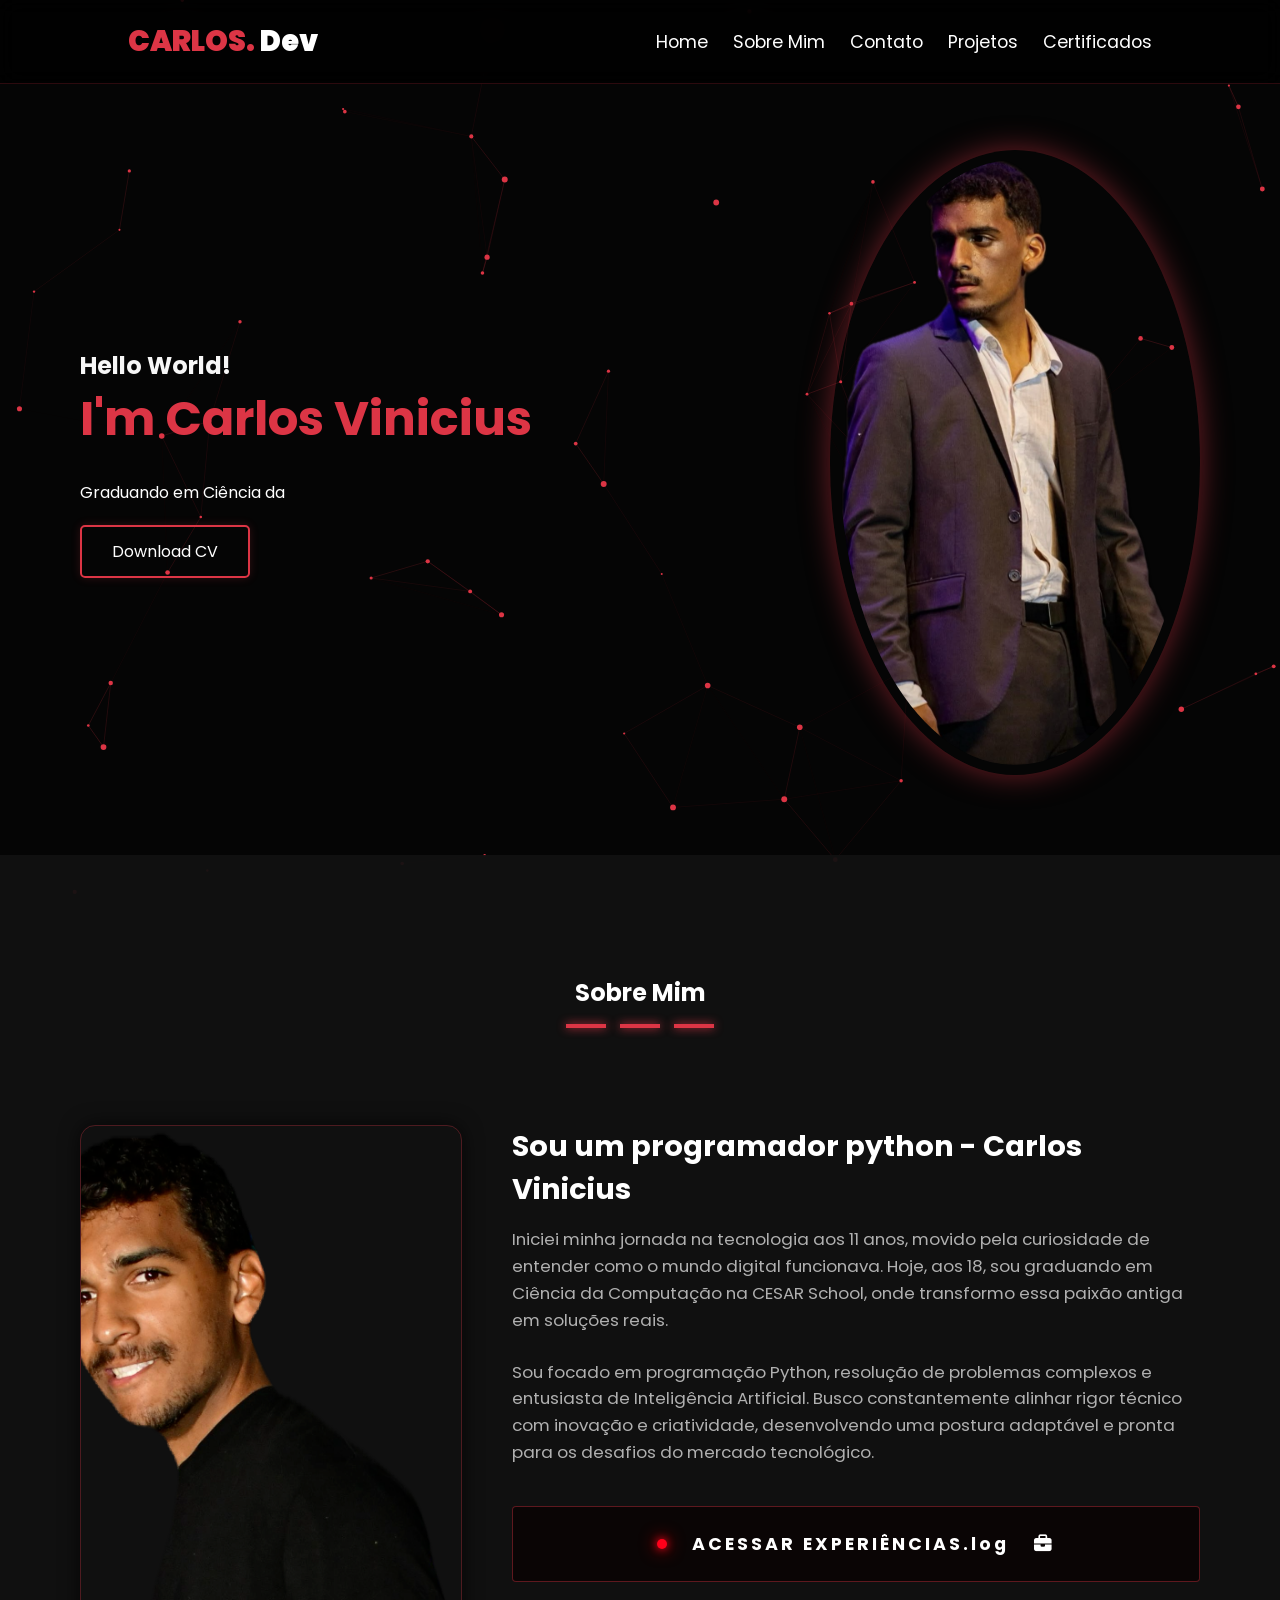
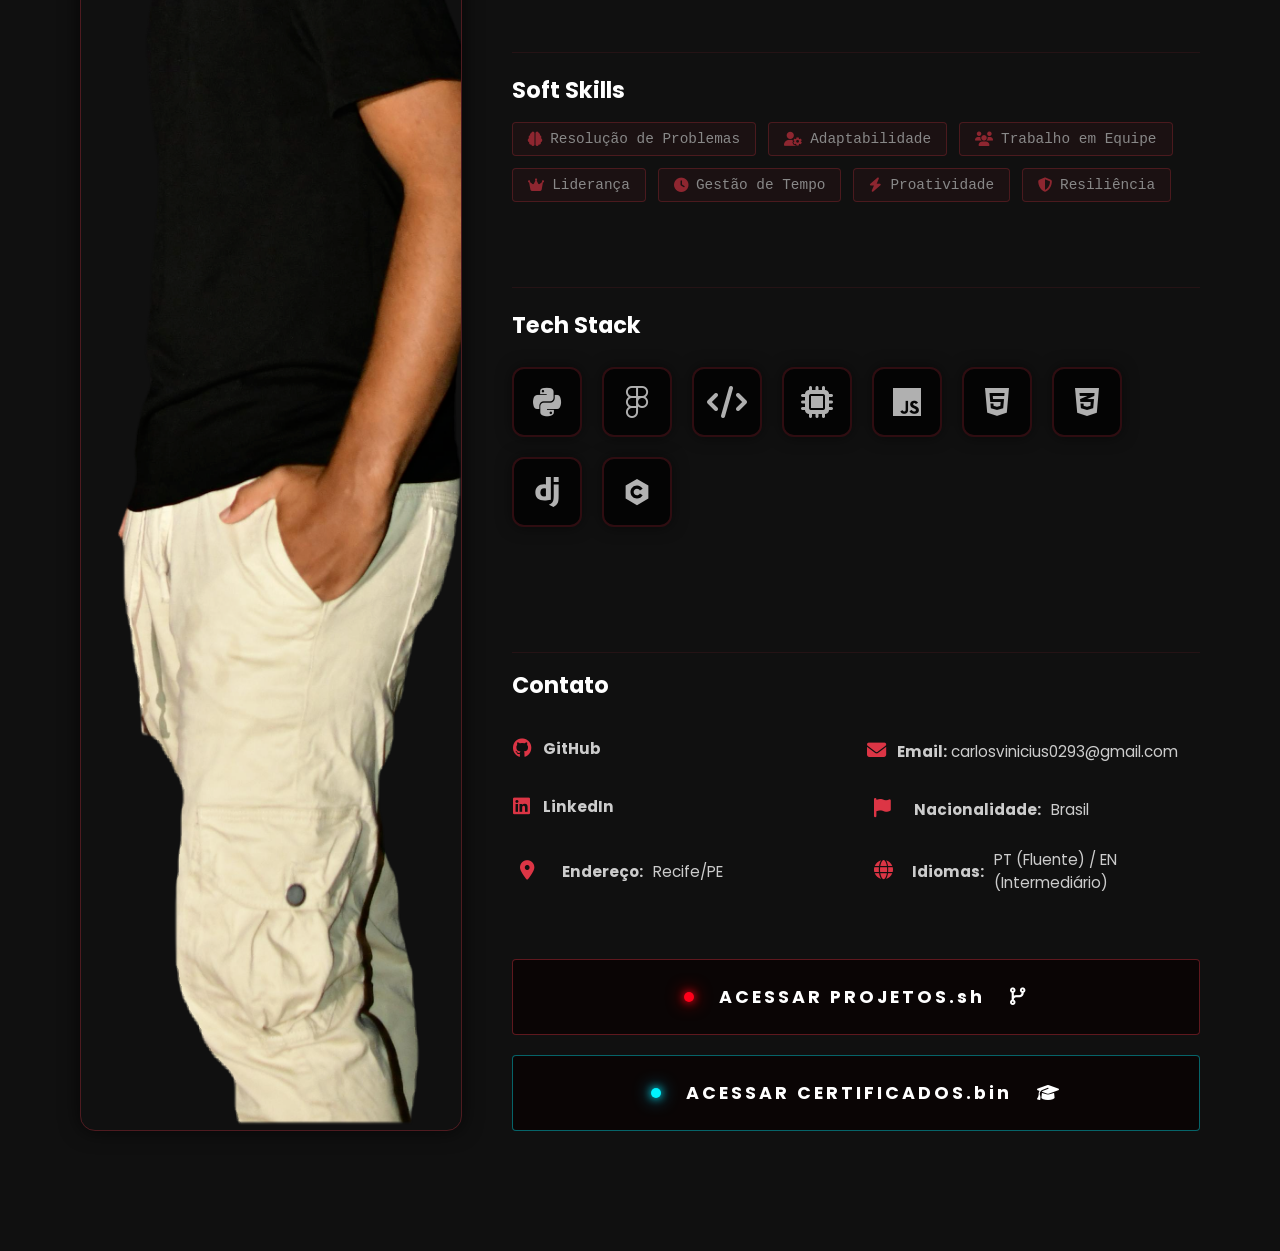
<file: index.html>
<!DOCTYPE html>
<html lang="pt-br">
<head>
    <meta charset="UTF-8">
    <meta name="viewport" content="width=device-width, initial-scale=1.0">
    <title>Portfólio | Carlos Vinicius</title>
    <link rel="stylesheet" href="style.css">
    <link rel="stylesheet" href="https://cdnjs.cloudflare.com/ajax/libs/font-awesome/6.4.2/css/all.min.css">
</head>

<body>
    <div class="page-overlay" id="pageOverlay">
        <div class="glitch-noise"></div>
        <div class="hacker-alert">SYSTEMA HACKEADO!_...</div>
    </div>

    <canvas id="cyber-bg"></canvas>

    <header>
        <h1>CARLOS. <span>Dev</span></h1>
        <nav>
            <ul class="navegacao-primaria">
                <li><a href="#home">Home</a></li>
                <li><a href="#alvo-sobre">Sobre Mim</a></li>
                <li><a href="#alvo-contato">Contato</a></li>
                <li><a href="projetos.html">Projetos</a></li>
                <li><a href="certificados.html">Certificados</a></li> 
            </ul>
        </nav>
    </header>

    <section id="home" aria-label="seção curriculo" class="section-div">
        <div>
            <h2>Hello World!</h2>
            <h2 class="digitando">I'm Carlos Vinicius</h2>
            <br>
            <div id="typed" role="heading" aria-level="2" class="h2"></div>
            <a href="#" class="btn-cv">Download CV</a>
        </div>
        <div class="foto-container">
            <img src="imagens/minhas_fotos /1.PNG" alt="foto de perfil">
        </div>
    </section>

    <main>
        <article id="sobre" aria-label="seção sobre mim" class="sobre">
            
            <div class="sobre_titulo">
                <h2>Sobre Mim</h2>
               <div role="group" aria-label="Seção de botões">
                    <span></span>
                    <span></span>
                    <span></span>
                </div>
            </div>
            
            <div class="foto-container-sobre">
                <img src="imagens/minhas_fotos /3.PNG" alt="minha foto">
            </div>

            <div class="sobre_conteudo">
                
                <div class="sobre_texto" id="sobre-texto-inicio">
                    
                    <div id="alvo-sobre" style="scroll-margin-top: 255px;"></div>
                    <h1>Sou um programador python - Carlos Vinicius</h1>
                    <p>Iniciei minha jornada na tecnologia aos 11 anos, movido pela curiosidade de entender como o mundo digital funcionava. Hoje, aos 18, sou graduando em Ciência da Computação na CESAR School, onde transformo essa paixão antiga em soluções reais.</p>
                    <br>
                    <p>Sou focado em programação Python, resolução de problemas complexos e entusiasta de Inteligência Artificial. Busco constantemente alinhar rigor técnico com inovação e criatividade, desenvolvendo uma postura adaptável e pronta para os desafios do mercado tecnológico.</p>
                </div>

                <div class="projetos-actions" style="margin-top: 0;">
                    <a href="cargos.html" class="btn-tatico-hub">
                        <span class="btn-led"></span>
                        <span class="btn-text">ACESSAR EXPERIÊNCIAS.log</span>
                        <i class="fa-solid fa-briefcase"></i>
                    </a>
                </div>
                
                <div class="skills-container" style="margin-top: 30px; margin-bottom: 15px;">
                    <h2 style="text-align: left; color: #fff; font-size: 1.4rem; margin-bottom: 15px;">Soft Skills</h2>
                    <div class="floating-icons" style="display: flex; flex-wrap: wrap; gap: 12px;">
                         <span class="soft-skill-badge"><i class="fa-solid fa-brain"></i> Resolução de Problemas</span>
                        <span class="soft-skill-badge"><i class="fa-solid fa-user-gear"></i> Adaptabilidade</span>
                        <span class="soft-skill-badge"><i class="fa-solid fa-users"></i> Trabalho em Equipe</span>
                        <span class="soft-skill-badge"><i class="fa-solid fa-crown"></i> Liderança</span>
                        <span class="soft-skill-badge"><i class="fa-solid fa-clock"></i> Gestão de Tempo</span>
                        <span class="soft-skill-badge"><i class="fa-solid fa-bolt"></i> Proatividade</span>
                        <span class="soft-skill-badge"><i class="fa-solid fa-shield-halved"></i> Resiliência</span>
                    </div>
                </div>

                <div class="skills-container" style="margin-bottom: 25px;">
                    <h2>Tech Stack</h2>
                    <div class="floating-icons">
                        <div class="icon-box" data-name="Python"><i class="fa-brands fa-python"></i></div>
                        <div class="icon-box" data-name="Figma"><i class="fa-brands fa-figma"></i></div>
                        <div class="icon-box" data-name="VS Code"><i class="fa-solid fa-code"></i></div>
                        <div class="icon-box" data-name="Arduino"><i class="fa-solid fa-microchip"></i></div>
                        <div class="icon-box" data-name="JavaScript"><i class="fa-brands fa-js"></i></div>
                        <div class="icon-box" data-name="HTML5"><i class="fa-brands fa-html5"></i></div>
                        <div class="icon-box" data-name="CSS3"><i class="fa-brands fa-css3-alt"></i></div>
                    
                        <div class="icon-box" data-name="Django">
                            <svg xmlns="http://www.w3.org/2000/svg" viewBox="0 0 24 24" fill="currentColor" style="width: 30px; height: 30px; color: #b3b3b3;">
                                <path d="M11.146 0h3.924v18.166c-2.013.382-3.491.535-5.096.535-4.791 0-7.288-2.166-7.288-6.32 0-4.002 2.65-6.6 6.753-6.6.637 0 1.121.05 1.707.203V0zm0 9.143a3.894 3.894 0 0 0-1.325-.204c-1.988 0-3.134 1.223-3.134 3.365 0 2.09 1.096 3.236 3.109 3.236.433 0 .79-.025 1.35-.102V9.142zM21.314 6.06v9.098c0 3.134-.229 4.638-.917 5.937-.637 1.249-1.478 2.039-3.211 2.905l-3.644-1.733c1.733-.815 2.574-1.53 3.109-2.625.561-1.121.739-2.421.739-5.835V6.059h3.924zM17.39.021h3.924v4.026H17.39V.021z"/>
                            </svg>
                        </div>

                        <div class="icon-box" data-name="C">
                            <svg xmlns="http://www.w3.org/2000/svg" viewBox="0 0 24 24" fill="currentColor" style="width: 30px; height: 30px; color: #b3b3b3;">
                                <path d="M12 1.5l9.09 5.25v10.5L12 22.5l-9.09-5.25V6.75L12 1.5zm0 5.3c-2.87 0-5.2 2.33-5.2 5.2s2.33 5.2 5.2 5.2c1.95 0 3.65-1.08 4.53-2.67l-2.18-1.26c-.45.84-1.33 1.41-2.35 1.41-1.48 0-2.68-1.2-2.68-2.68s1.2-2.68 2.68-2.68c1.02 0 1.9.57 2.35 1.41l2.18-1.26C15.65 7.88 13.95 6.8 12 6.8z"/>
                            </svg>
                        </div>

                    </div>

                </div>
                
                <div id="alvo-contato" style="scroll-margin-top: 130px;"></div>

                <div class="skills-container" id="contato-inicio" style="border-top: 1px solid rgba(220, 53, 69, 0.1); padding-top: 15px; margin-top: 0px;">
                    <h2 style="text-align: left; color: #fff; font-size: 1.4rem;">Contato</h2>
                </div>
                
                <div class="sobre_info" style="border-top: none; padding-top: 0; margin-top: -35px;">
                    <p style="margin-left: -8px; margin-bottom: 5px;">
                        <a href="https://github.com/carloss-viniciuss"
                        target="_blank"
                        rel="noopener noreferrer"
                        class="contato-link github-hover"
                        title="GitHub">
                            <i class="fa-brands fa-github"></i>
                            <strong>GitHub</strong>&nbsp;
                        </a>
                    </p>
                    <p style="margin-left: -8px; margin-top: 0;">
                        <a href="mailto:carlosvinicius0293@gmail.com"
                        target="_blank"
                        rel="noopener noreferrer"
                        class="contato-link email-hover"
                        title="Enviar E-mail">
                        <i class="fa-solid fa-envelope"></i>
                        <strong>Email:</strong>&nbsp;carlosvinicius0293@gmail.com
                    </a>
                </p>
                    <p style="margin-left: -8px; margin-bottom: 5px;">
                        <a href="https://www.linkedin.com/in/carlos-viniciuss"
                        target="_blank"
                        rel="noopener noreferrer"
                        class="contato-link linkedin-hover"
                        title="LinkedIn">
                            <i class="fa-brands fa-linkedin"></i>
                            <strong>LinkedIn</strong>&nbsp;
                        </a>
                    </p>
                    
                    <p style="padding-left: 8px;"><i class="fa-solid fa-flag" style="margin-right: 10px;"></i> <strong>Nacionalidade:</strong> Brasil</p>
                    <p style="padding-left: 8px;"><i class="fa-solid fa-location-dot" style="margin-right: 12px;"></i> <strong>Endereço:</strong>Recife/PE</p>
                    <p style="padding-left: 8px;"><i class="fa-solid fa-globe" style="margin-right: 9px;"></i> <strong>Idiomas:</strong> PT (Fluente) / EN (Intermediário)</p>

            </div>

            <div class="projetos-actions" style="margin-top: 25px;">
                    <a href="projetos.html" class="btn-tatico-hub">
                        <span class="btn-led"></span>
                        <span class="btn-text">ACESSAR PROJETOS.sh</span>
                        <i class="fa-solid fa-code-branch"></i>
                    </a>

                    <a href="certificados.html" class="btn-tatico-hub btn-secundario-cyber">
                        <span class="btn-led led-azul"></span>
                        <span class="btn-text">ACESSAR CERTIFICADOS.bin</span>
                        <i class="fa-solid fa-graduation-cap"></i>
                    </a>
                </div>

            </div> 
        </article>
    </main>

    <script src="script.js"></script>
</body>
</html>
</file>
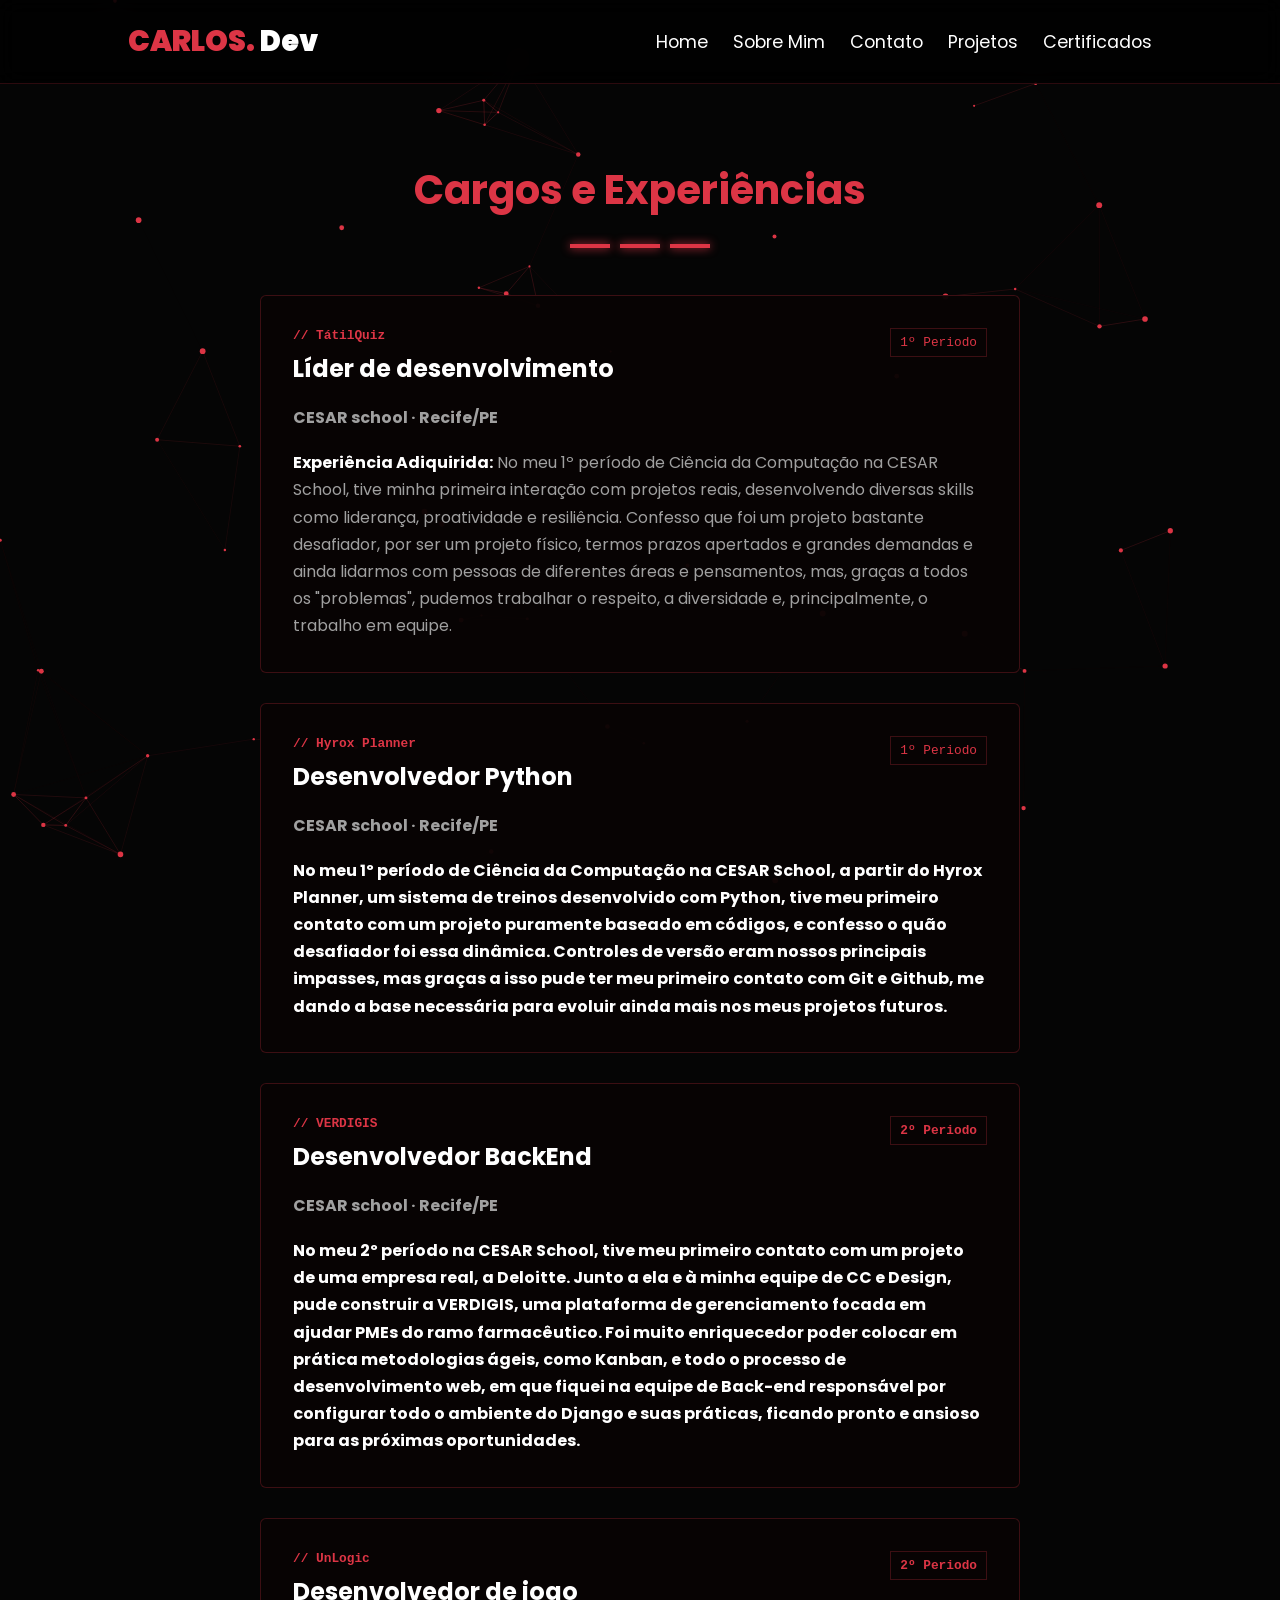
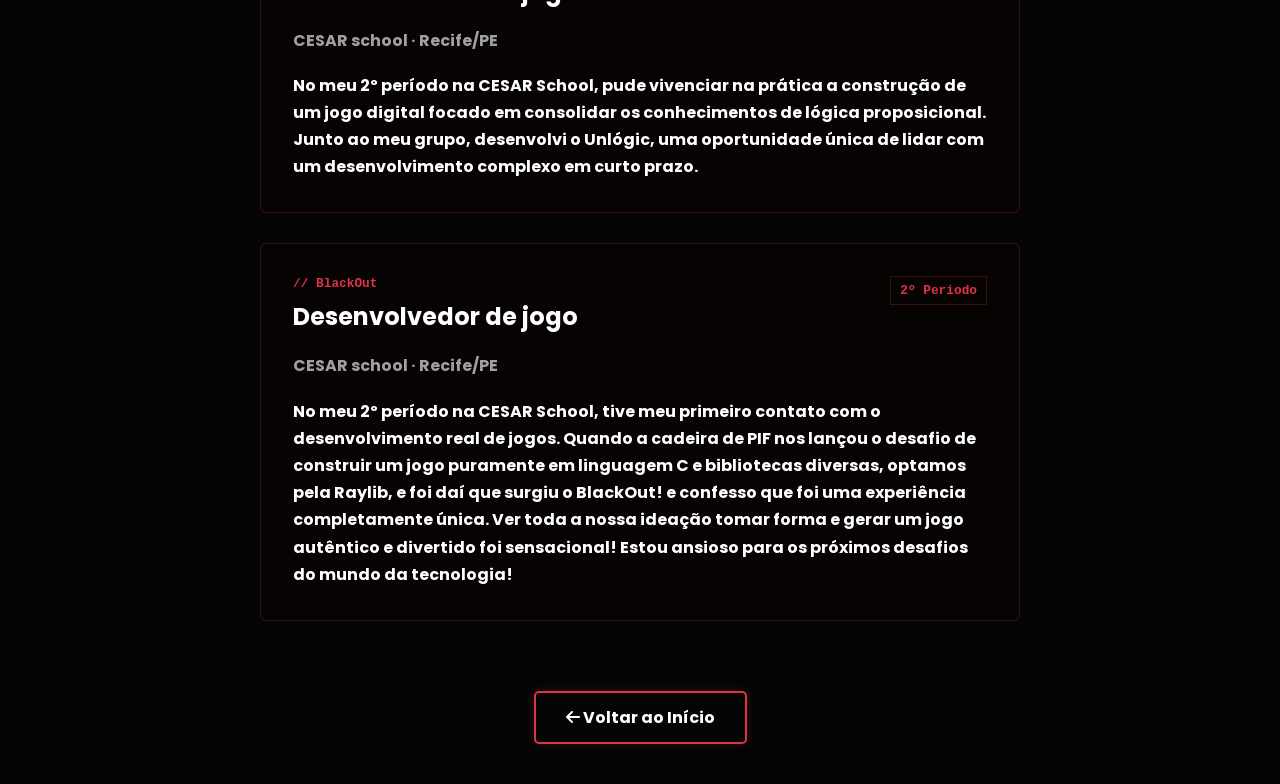
<file: cargos.html>
<!DOCTYPE html>
<html lang="pt-br">
<head>
    <meta charset="UTF-8">
    <meta name="viewport" content="width=device-width, initial-scale=1.0">
    <title>Cargos e Experiências | Carlos Vinicius</title>
    <link rel="stylesheet" href="style.css">
    <link rel="stylesheet" href="https://cdnjs.cloudflare.com/ajax/libs/font-awesome/6.4.2/css/all.min.css">

    <style>
        .experiencias-main {
            max-width: 1200px;
            min-height: 85vh;
            margin: 120px auto 0;
            padding: 40px;
            background: transparent;
        }

        .texto-intro-experiencia {
            max-width: 760px;
            margin: 0 auto;
            color: #a0a0a0;
            line-height: 1.7;
            text-align: center;
        }

        .card-experiencia {
            max-width: 760px;
            margin: 30px auto 0;
            padding: 32px;
            background: rgba(8, 4, 4, 0.96);
            border: 1px solid rgba(220, 53, 69, 0.25);
            border-radius: 6px;
        }

        .topo-experiencia {
            display: flex;
            justify-content: space-between;
            align-items: flex-start;
            gap: 20px;
            margin-bottom: 18px;
        }

        .tipo-experiencia,
        .periodo-experiencia {
            color: #dc3545;
            font-family: 'Courier New', Courier, monospace;
            font-size: 0.8rem;
        }

        .tipo-experiencia {
            display: block;
            margin-bottom: 8px;
            font-weight: bold;
        }

        .card-experiencia h2 {
            color: #fff;
            font-size: 1.5rem;
        }

        .periodo-experiencia {
            flex-shrink: 0;
            padding: 6px 9px;
            border: 1px solid rgba(220, 53, 69, 0.25);
        }

        .empresa-experiencia {
            color: #dc3545;
            margin-bottom: 18px;
            font-weight: bold;
        }

        .card-experiencia p {
            color: #a0a0a0;
            line-height: 1.7;
        }

        .card-experiencia strong {
            color: #fff;
        }

        @media (max-width: 600px) {
            .experiencias-main {
                padding: 30px 20px;
            }

            .card-experiencia {
                padding: 24px 20px;
            }

            .topo-experiencia {
                flex-direction: column;
                gap: 12px;
            }
        }
    </style>
</head>

<body>
    <div class="page-overlay" id="pageOverlay">
        <div class="glitch-noise"></div>
        <div class="hacker-alert">SYSTEMA HACKEADO!_...</div>
    </div>

    <canvas id="cyber-bg"></canvas>

    <header>
        <h1>CARLOS. <span>Dev</span></h1>
        <nav>
            <ul class="navegacao-primaria">
                <li><a href="index.html#home">Home</a></li>
                <li><a href="index.html#alvo-sobre">Sobre Mim</a></li>
                <li><a href="index.html#alvo-contato">Contato</a></li>
                <li><a href="projetos.html">Projetos</a></li>
                <li><a href="certificados.html">Certificados</a></li>
            </ul>
        </nav>
    </header>

    <main class="experiencias-main">
        <div class="sobre_titulo">
            <h1>Cargos e Experiências</h1>
            <div aria-label="Decoração"><span></span><span></span><span></span></div>
        </div>

        <article class="card-experiencia" aria-labelledby="cargo-exemplo">
            <div class="topo-experiencia">
                <div>
                    <span class="tipo-experiencia">// TátilQuiz</span>
                    <h2 id="cargo-exemplo">Líder de desenvolvimento</h2>
                </div>
                <span class="periodo-experiencia">1º Periodo</span>
            </div>
            <p class="empresa-experiencia">CESAR school · Recife/PE</p>
            <p><strong>Experiência Adiquirida:</strong> No meu 1º período de Ciência da Computação na CESAR School, tive minha primeira interação com projetos reais, desenvolvendo diversas skills como liderança, proatividade e resiliência. Confesso que foi um projeto bastante desafiador, por ser um projeto físico, termos prazos apertados e grandes demandas e ainda lidarmos com pessoas de diferentes áreas e pensamentos, mas, graças a todos os "problemas", pudemos trabalhar o respeito, a diversidade e, principalmente, o trabalho em equipe.</p>
        </article>

        <article class="card-experiencia" aria-labelledby="cargo-exemplo">
            <div class="topo-experiencia">
                <div>
                    <span class="tipo-experiencia">// Hyrox Planner</span>
                    <h2 id="cargo-exemplo">Desenvolvedor Python</h2>
                </div>
                <span class="periodo-experiencia">1º Periodo</span>
            </div>
            <p class="empresa-experiencia">CESAR school · Recife/PE</p>
            <p><strong>No meu 1º período de Ciência da Computação na CESAR School, a partir do Hyrox Planner, um sistema de treinos desenvolvido com Python, tive meu primeiro contato com um projeto puramente baseado em códigos, e confesso o quão desafiador foi essa dinâmica. Controles de versão eram nossos principais impasses, mas graças a isso pude ter meu primeiro contato com Git e Github, me dando a base necessária para evoluir ainda mais nos meus projetos futuros.</p>
        </article>

        <article class="card-experiencia" aria-labelledby="cargo-exemplo">
            <div class="topo-experiencia">
                <div>
                    <span class="tipo-experiencia">// VERDIGIS</span>
                    <h2 id="cargo-exemplo">Desenvolvedor BackEnd</h2>
                </div>
                <span class="periodo-experiencia">2º Periodo</span>
            </div>
            <p class="empresa-experiencia">CESAR school · Recife/PE</p>
            <p><strong>No meu 2º período na CESAR School, tive meu primeiro contato com um projeto de uma empresa real, a Deloitte. Junto a ela e à minha equipe de CC e Design, pude construir a VERDIGIS, uma plataforma de gerenciamento focada em ajudar PMEs do ramo farmacêutico. Foi muito enriquecedor poder colocar em prática metodologias ágeis, como Kanban, e todo o processo de desenvolvimento web, em que fiquei na equipe de Back-end responsável por configurar todo o ambiente do Django e suas práticas, ficando pronto e ansioso para as próximas oportunidades. </p>
        </article>

        <article class="card-experiencia" aria-labelledby="cargo-exemplo">
            <div class="topo-experiencia">
                <div>
                    <span class="tipo-experiencia">// UnLogic</span>
                    <h2 id="cargo-exemplo">Desenvolvedor de jogo</h2>
                </div>
                <span class="periodo-experiencia">2º Periodo</span>
            </div>
            <p class="empresa-experiencia">CESAR school · Recife/PE</p>
            <p><strong>No meu 2º período na CESAR School, pude vivenciar na prática a construção de um jogo digital focado em consolidar os conhecimentos de lógica proposicional. Junto ao meu grupo, desenvolvi o Unlógic, uma oportunidade única de lidar com um desenvolvimento complexo em curto prazo.</p>
        </article>

        <article class="card-experiencia" aria-labelledby="cargo-exemplo">
            <div class="topo-experiencia">
                <div>
                    <span class="tipo-experiencia">// BlackOut</span>
                    <h2 id="cargo-exemplo">Desenvolvedor de jogo</h2>
                </div>
                <span class="periodo-experiencia">2º Periodo</span>
            </div>
            <p class="empresa-experiencia">CESAR school · Recife/PE</p>
            <p><strong>No meu 2º período na CESAR School, tive meu primeiro contato com o desenvolvimento real de jogos. Quando a cadeira de PIF nos lançou o desafio de construir um jogo puramente em linguagem C e bibliotecas diversas, optamos pela Raylib, e foi daí que surgiu o BlackOut! e confesso que foi uma experiência completamente única. Ver toda a nossa ideação tomar forma e gerar um jogo autêntico e divertido foi sensacional! Estou ansioso para os próximos desafios do mundo da tecnologia!</p>
        </article>

        <div style="text-align: center; margin-top: 50px;">
            <a href="index.html#home" class="btn-cv"><i class="fa-solid fa-arrow-left"></i> Voltar ao Início</a>
        </div>
    </main>

    <script src="script.js"></script>
</body>
</html>
</file>
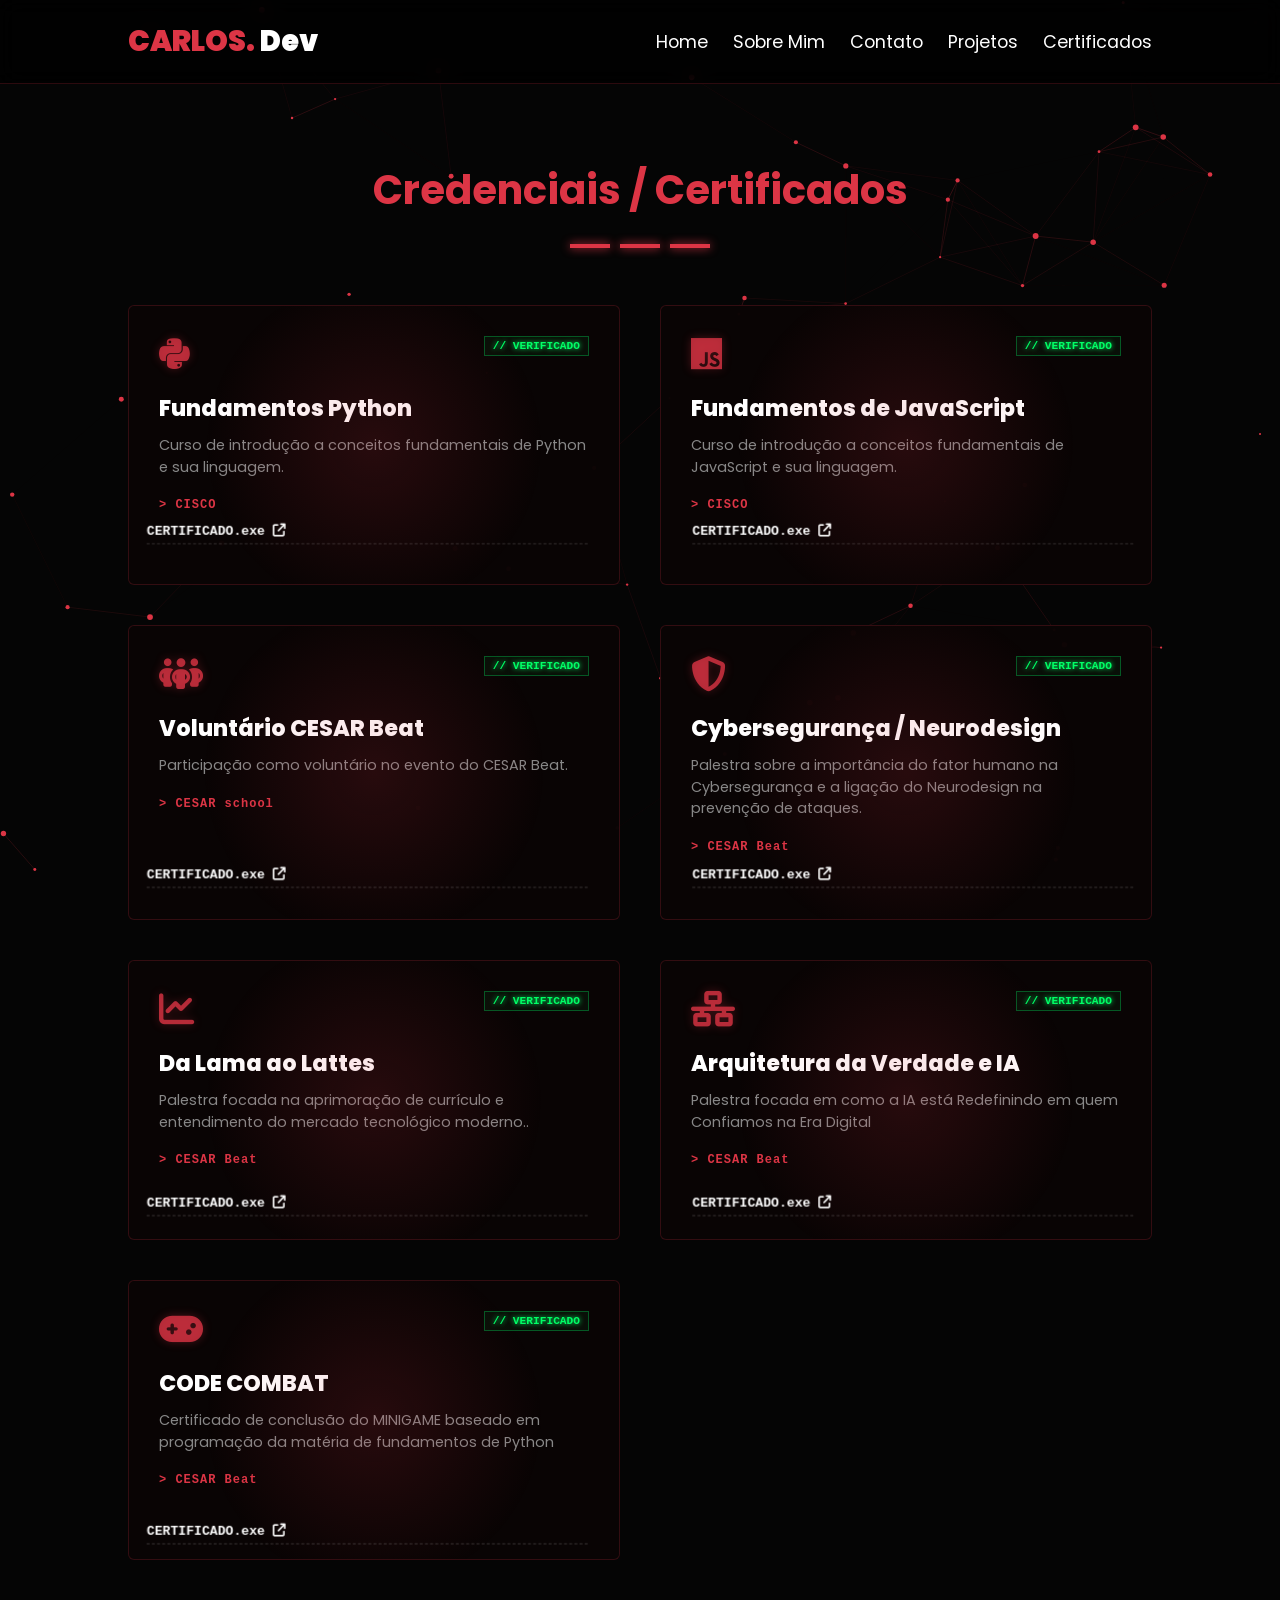
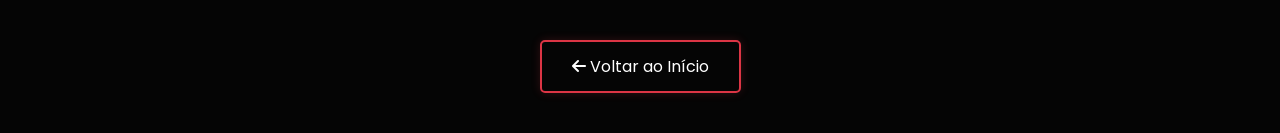
<file: certificados.html>
<!DOCTYPE html>
<html lang="pt-br">
<head>
    <meta charset="UTF-8">
    <meta name="viewport" content="width=device-width, initial-scale=1.0">
    <title>Certificações | Carlos Vinicius</title>
    <link rel="stylesheet" href="style.css">
    <link rel="stylesheet" href="https://cdnjs.cloudflare.com/ajax/libs/font-awesome/6.4.2/css/all.min.css">
    
    <style>
        .certificados-main {
            margin-top: 120px; /* Margem padrão para o menu superior fixo não sobrepor o título */
            padding: 40px 10%;
            min-height: 85vh;
        }

        /* Grid inteligente para acomodar os certificados de forma responsiva */
        .grid-certificados {
            display: grid;
            grid-template-columns: repeat(auto-fit, minmax(320px, 1fr));
            gap: 40px;
            margin-top: 50px;
            perspective: 1000px;
        }

        /* CARD COM EFEITO TILT 3D EXCLUSIVO (Efeito de placa física inclinável) */
        .card-certificado {
            background: rgba(10, 5, 5, 0.98); /* Fundo preto puro para isolar as partículas do canvas */
            border: 1px solid rgba(220, 53, 69, 0.2);
            border-radius: 6px;
            padding: 30px;
            min-height: 280px;
            display: flex;
            flex-direction: column;
            justify-content: space-between; /* Mantém o cabeçalho no topo e o link do PDF fixo na base */
            position: relative;
            cursor: pointer;
            
            /* CRUCIAL: Diz ao navegador que os elementos filhos devem respeitar as camadas 3D (Z-index espacial) */
            transform-style: preserve-3d;
            
            /* Suaviza as transições de borda e sombra. O transform NÃO fica aqui para não travar o JS */
            transition: border-color 0.3s ease, box-shadow 0.3s ease;
        }

        .card-certificado:hover {
            border-color: #ff001a;
            box-shadow: 0 15px 35px rgba(0, 0, 0, 0.7);
        }

        /* Camada de brilho/reflexo holográfico dinâmico (Lanterna que segue o mouse) */
        .brilho-3d {
            position: absolute;
            inset: 0;
            /* Usa as variáveis CSS --mouse-x e --mouse-y injetadas em tempo real pelo JavaScript */
            background: radial-gradient(circle at var(--mouse-x, 50%) var(--mouse-y, 50%), rgba(220, 53, 69, 0.15) 0%, transparent 60%);
            border-radius: 6px;
            pointer-events: none; /* Mouse ignora essa camada para não quebrar cliques nos links */
            z-index: 5;
        }

        /* CONTEÚDO E TEXTOS INTERNOS DO CARTÃO */
        .topo-cert {
            display: flex;
            justify-content: space-between;
            align-items: flex-start;
            margin-bottom: 20px;
            transform: translateZ(30px); /* MACETE 3D: Faz o ícone e a badge saltarem 30px para a frente do card físico */
        }

        .topo-cert i {
            font-size: 2.2rem;
            color: rgba(220, 53, 69, 0.8);
            text-shadow: 0 0 10px rgba(220, 53, 69, 0.3);
            transition: color 0.3s;
        }

        .card-certificado:hover .topo-cert i {
            color: #ff001a;
            text-shadow: 0 0 15px #ff001a;
        }

        /* Etiqueta de validação estilo console de segurança */
        .status-badge {
            font-family: 'Courier New', Courier, monospace;
            font-size: 0.7rem;
            font-weight: bold;
            color: #00ff66; /* Verde Matrix */
            border: 1px solid rgba(0, 255, 102, 0.3);
            padding: 3px 8px;
            background: rgba(0, 255, 102, 0.05);
            text-shadow: 0 0 5px #00ff66;
        }

        .corpo-cert {
            transform: translateZ(40px); /* MACETE 3D: O texto salta ainda mais para a frente (40px), criando um efeito de paralaxe real */
        }

        .card-certificado h3 {
            color: #fff;
            font-size: 1.4rem;
            margin: 0 0 10px 0;
            font-weight: 800;
        }

        .card-certificado p {
            color: #888;
            font-size: 0.9rem;
            margin: 0 0 20px 0;
            line-height: 1.5;
        }

        .instituicao-tag {
            font-family: 'Courier New', Courier, monospace;
            font-size: 0.75rem;
            color: #dc3545;
            font-weight: bold;
            display: block;
            letter-spacing: 1px;
        }

        /* LINK DO DOCUMENTO EXECUTÁVEL (.exe) */
        .btn-ver-credencial {
            display: inline-flex;
            align-items: center;
            gap: 8px;
            color: #fff;
            text-decoration: none;
            font-family: 'Courier New', Courier, monospace;
            font-size: 0.8rem;
            font-weight: bold;
            border-bottom: 1px dashed rgba(255, 255, 255, 0.2);
            padding-bottom: 4px;
            margin-top: 15px;
            transition: all 0.3s;
            transform: translateZ(25px); /* Salta um pouco menos que o texto, mantendo a hierarquia de camadas */
        }

        .btn-ver-credencial:hover {
            color: #ff001a;
            border-color: #ff001a;
            text-shadow: 0 0 8px #ff001a;
        }
    </style>
</head>

<body>
    <div class="page-overlay" id="pageOverlay">
        <div class="glitch-noise"></div>
        <div class="hacker-alert">SYSTEMA HACKEADO!_...</div>
    </div>

    <canvas id="cyber-bg"></canvas>

    <header>
        <h1>CARLOS. <span>Dev</span></h1>
        <nav>
            <ul class="navegacao-primaria">
                <li><a href="index.html#home">Home</a></li>
                <li><a href="index.html#alvo-sobre">Sobre Mim</a></li>
                <li><a href="index.html#alvo-contato">Contato</a></li>
                <li><a href="projetos.html">Projetos</a></li>
                <li><a href="certificados.html">Certificados</a></li>
            </ul>
        </nav>
    </header>

    <main class="certificados-main" style="background: transparent;">
        
        <div class="sobre_titulo">
            <h1>Credenciais / Certificados</h1>
            <div aria-label="Decoração"><span></span><span></span><span></span></div>
        </div>

        <div class="grid-certificados">
            
            <div class="card-certificado js-tilt-card">
                <div class="brilho-3d"></div>
                <div>
                    <div class="topo-cert">
                        <i class="fa-brands fa-python"></i>
                        <span class="status-badge">// VERIFICADO</span>
                    </div>
                    <div class="corpo-cert">
                        <h3>Fundamentos Python</h3>
                        <p>Curso de introdução a conceitos fundamentais de Python e sua linguagem.</p>
                        <span class="instituicao-tag">> CISCO</span>
                    </div>
                </div>
                <a href="./imagens/CERTIFICADOS/python.pdf" class="btn-ver-credencial" target="_blank">
                    CERTIFICADO.exe <i class="fa-solid fa-arrow-up-right-from-square"></i>
                </a>
            </div>
            
            <div class="card-certificado js-tilt-card">
                <div class="brilho-3d"></div>
                <div>
                    <div class="topo-cert">
                        <i class="fa-brands fa-js"></i>
                        <span class="status-badge">// VERIFICADO</span>
                    </div>
                    <div class="corpo-cert">
                        <h3>Fundamentos de JavaScript</h3>
                        <p>Curso de introdução a conceitos fundamentais de JavaScript e sua linguagem.</p>
                        <span class="instituicao-tag">> CISCO</span>
                    </div>
                </div>
                <a href="./imagens/CERTIFICADOS/java certificado.pdf" class="btn-ver-credencial" target="_blank">
                    CERTIFICADO.exe <i class="fa-solid fa-arrow-up-right-from-square"></i>
                </a>
            </div>

            <div class="card-certificado js-tilt-card">
                <div class="brilho-3d"></div>
                <div>
                    <div class="topo-cert">
                        <i class="fa-solid fa-people-group"></i>
                        <span class="status-badge">// VERIFICADO</span>
                    </div>
                    <div class="corpo-cert">
                        <h3>Voluntário CESAR Beat</h3>
                        <p>Participação como voluntário no evento do CESAR Beat.</p>
                        <span class="instituicao-tag">> CESAR school </span>
                    </div>
                </div>
                <a href="./imagens/CERTIFICADOS/voluntario.pdf" class="btn-ver-credencial" target="_blank">
                    CERTIFICADO.exe <i class="fa-solid fa-arrow-up-right-from-square"></i>
                </a>
            </div>


            <div class="card-certificado js-tilt-card">
                <div class="brilho-3d"></div>
                <div>
                    <div class="topo-cert">
                        <i class="fa-solid fa-shield-halved"></i>
                        <span class="status-badge">// VERIFICADO</span>
                    </div>
                    <div class="corpo-cert">
                        <h3>Cybersegurança / Neurodesign</h3>
                        <p>Palestra sobre a importância do fator humano na Cybersegurança e a ligação do Neurodesign na prevenção de ataques.</p>
                        <span class="instituicao-tag">> CESAR Beat</span>
                    </div>
                </div>
                <a href="./imagens/CERTIFICADOS/cyberseguranca.pdf" class="btn-ver-credencial" target="_blank">
                    CERTIFICADO.exe <i class="fa-solid fa-arrow-up-right-from-square"></i>
                </a>
            </div>

            <div class="card-certificado js-tilt-card">
                <div class="brilho-3d"></div>
                <div>
                    <div class="topo-cert">
                       <i class="fa-solid fa-chart-line"></i>
                        <span class="status-badge">// VERIFICADO</span>
                    </div>
                    <div class="corpo-cert">
                        <h3>Da Lama ao Lattes</h3>
                        <p>Palestra focada na aprimoração de currículo e entendimento do mercado tecnológico moderno..</p>
                        <span class="instituicao-tag">> CESAR Beat</span>
                    </div>
                </div>
                <a href="./imagens/CERTIFICADOS/curriculo.pdf" class="btn-ver-credencial" target="_blank">
                    CERTIFICADO.exe <i class="fa-solid fa-arrow-up-right-from-square"></i>
                </a>
            </div>

            <div class="card-certificado js-tilt-card">
                <div class="brilho-3d"></div>
                <div>
                    <div class="topo-cert">
                       <i class="fa-solid fa-network-wired"></i>
                        <span class="status-badge">// VERIFICADO</span>
                    </div>
                    <div class="corpo-cert">
                        <h3>Arquitetura da Verdade e IA</h3>
                        <p>Palestra focada em como a IA está Redefinindo em quem Confiamos na Era Digital</p>
                        <span class="instituicao-tag">> CESAR Beat</span>
                    </div>
                </div>
                <a href="./imagens/CERTIFICADOS/intenligencia.pdf" class="btn-ver-credencial" target="_blank">
                    CERTIFICADO.exe <i class="fa-solid fa-arrow-up-right-from-square"></i>
                </a>
            </div>

            <div class="card-certificado js-tilt-card">
                <div class="brilho-3d"></div>
                <div>
                    <div class="topo-cert">
                        <i class="fa-solid fa-gamepad"></i>
                        <span class="status-badge">// VERIFICADO</span>
                    </div>
                    <div class="corpo-cert">
                        <h3>CODE COMBAT</h3>
                        <p>Certificado de conclusão do MINIGAME baseado em programação da matéria de fundamentos de Python</p>
                        <span class="instituicao-tag">> CESAR Beat</span>
                    </div>
                </div>
                <a href="./imagens/CERTIFICADOS/codecombat.png" class="btn-ver-credencial" target="_blank">
                    CERTIFICADO.exe <i class="fa-solid fa-arrow-up-right-from-square"></i>
                </a>
            </div>

        </div>

        <div style="text-align: center; margin-top: 60px;">
            <a href="index.html#home" class="btn-cv"><i class="fa-solid fa-arrow-left"></i> Voltar ao Início</a>
        </div>

    </main>

    <script>
        // Captura todos os cards que possuem a classe tática identificadora
        const cards = document.querySelectorAll('.js-tilt-card');

        cards.forEach(card => {
            // Monitora o deslocamento milimétrico do cursor em cima da área do card
            card.addEventListener('mousemove', (e) => {
                const rect = card.getBoundingClientRect();
                
                // Mapeia a posição exata do cursor X e Y em pixels relativa aos limites do cartão (0 até largura/altura)
                const x = e.clientX - rect.left;
                const y = e.clientY - rect.top;
                
                // Encontra as coordenadas do ponto central exato do cartão (Eixo de rotação neutro)
                const centroX = rect.width / 2;
                const centroY = rect.height / 2;
                
                // REGULADOR DE AGRESSIVIDADE DO TILT: Números maiores reduzem a rotação, deixando o efeito mais suave e elegante
                const forcaRotacao = 15; 
                
                // Calcula os graus matemáticos de inclinação baseando-se na distância do cursor em relação ao centro
                const rotateX = (centroY - y) / forcaRotacao;
                const rotateY = (x - centroX) / forcaRotacao;
                
                // Injeta a transformação física diretamente na propriedade inline do elemento
                card.style.transform = `rotateX(${rotateX}deg) rotateY(${rotateY}deg)`;
                
                // CALCULO HOLOGRÁFICO: Converte a posição do mouse em percentual de 0 a 100%
                const brilhoX = (x / rect.width) * 100;
                const brilhoY = (y / rect.height) * 100;
                
                // Seta as propriedades customizadas que alimentam o radial-gradient do CSS (.brilho-3d)
                card.style.setProperty('--mouse-x', `${brilhoX}%`);
                card.style.setProperty('--mouse-y', `${brilhoY}%`);
            });

            // Monitora o exato momento em que o cursor deixa a área física do cartão
            card.addEventListener('mouseleave', () => {
                // Executa uma transição suave de retorno resetando os eixos de rotação para zero plano
                card.style.transform = 'rotateX(0deg) rotateY(0deg)';
                
                // Centraliza a lanterna de gradiente holográfico de volta na posição morta (50% centro)
                card.style.setProperty('--mouse-x', '50%');
                card.style.setProperty('--mouse-y', '50%');
            });
        });
    </script>

    <script src="script.js"></script>
</body>
</html>
</file>
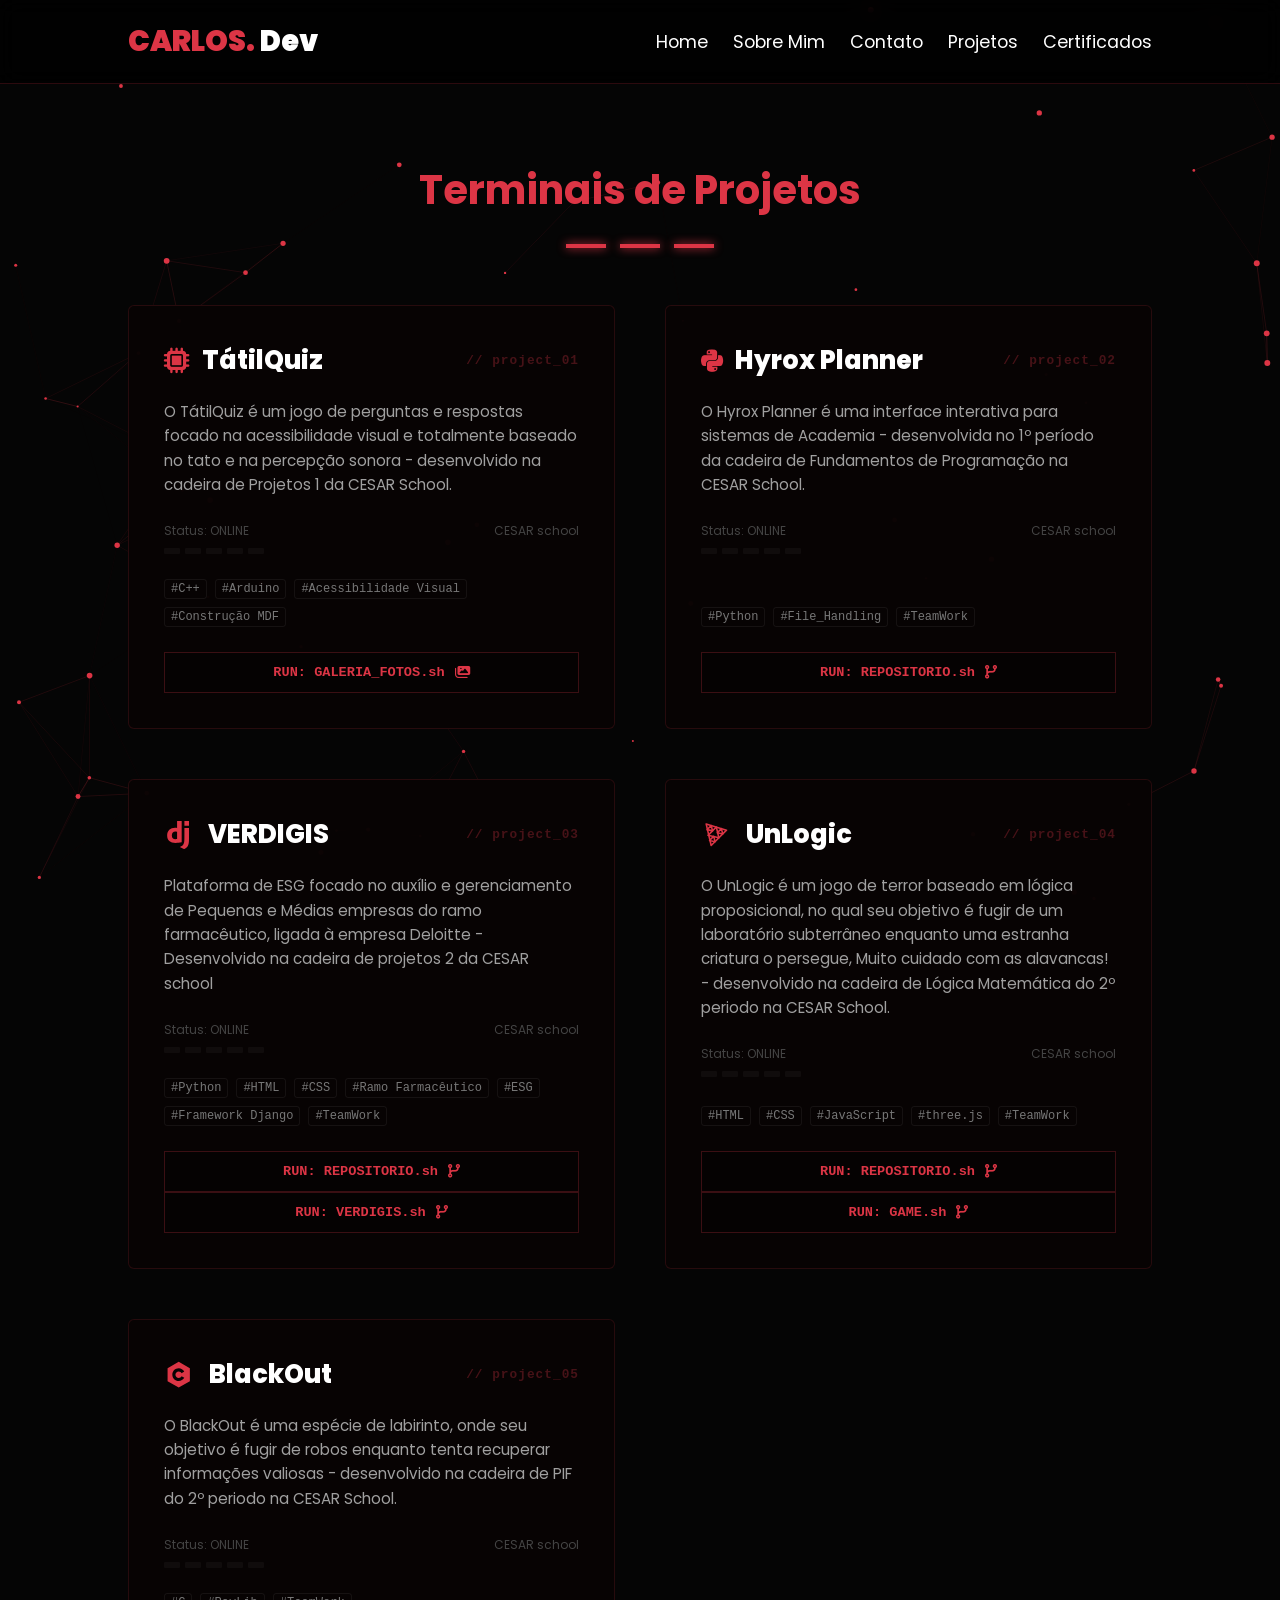
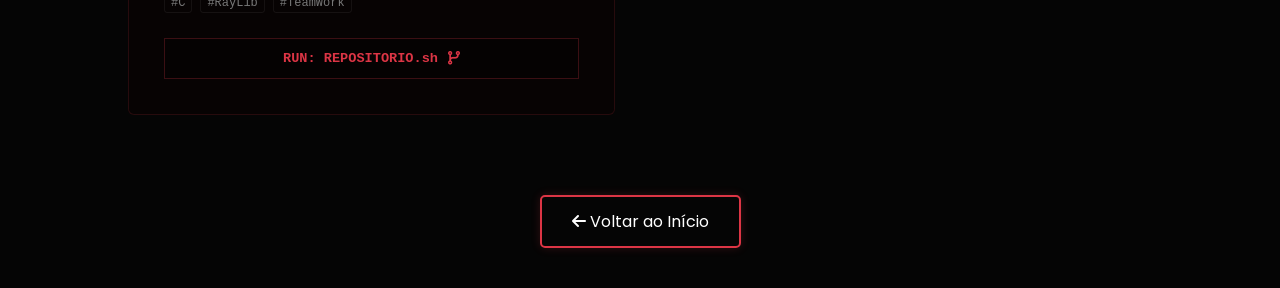
<file: projetos.html>
<!DOCTYPE html>
<html lang="pt-br">
<head>
    <meta charset="UTF-8">
    <meta name="viewport" content="width=device-width, initial-scale=1.0">
    <title>Meus Projetos | Carlos Vinicius</title>
    <link rel="stylesheet" href="style.css">
    <link rel="stylesheet" href="https://cdnjs.cloudflare.com/ajax/libs/font-awesome/6.4.2/css/all.min.css">
    
    <style>
        .projetos-main {
            margin-top: 120px;
            padding: 40px 10%;
            min-height: 85vh;
        }
        
        .grid-projetos {
            display: grid;
            grid-template-columns: repeat(auto-fit, minmax(340px, 1fr));
            gap: 50px;
            margin-top: 50px;
            perspective: 1000px;
        }

        .card-projeto {
            background: rgba(8, 4, 4, 0.98);
            border: 1px solid rgba(220, 53, 69, 0.15);
            border-radius: 6px;
            padding: 35px;
            min-height: 350px;
            display: flex;
            flex-direction: column;
            justify-content: space-between;
            position: relative;
            transition: 
                transform 0.4s cubic-bezier(0.25, 0.8, 0.25, 1), 
                box-shadow 0.4s cubic-bezier(0.25, 0.8, 0.25, 1),
                border-color 0.3s ease;
        }

        .card-projeto:hover {
            border-color: rgba(220, 53, 69, 0.5);
            transform: translateY(-12px) translateZ(45px);
            box-shadow: 
                0 25px 35px rgba(0, 0, 0, 0.8), 
                0 15px 45px rgba(220, 53, 69, 0.35);
        }

        .card-projeto::before {
            content: "";
            position: absolute;
            inset: -2px;
            border-radius: 8px;
            padding: 2px;
            background: linear-gradient(90deg, transparent, #ff001a, transparent, #ff001a, transparent);
            background-size: 200% auto;
            -webkit-mask: linear-gradient(#fff 0 0) content-box, linear-gradient(#fff 0 0);
            -webkit-mask-composite: xor;
            mask: linear-gradient(#fff 0 0) content-box, linear-gradient(#fff 0 0);
            mask-composite: exclude;
            pointer-events: none;
            opacity: 0;
            transition: opacity 0.3s ease;
        }

        .card-projeto:hover::before {
            opacity: 1;
            animation: fluxo_energia 2s linear infinite;
        }

        @keyframes fluxo_energia {
            0% { background-position: 0% center; }
            100% { background-position: 200% center; }
        }

        .topo-projeto {
            display: flex;
            justify-content: space-between;
            align-items: center;
            margin-bottom: 20px;
        }

        .index-digital {
            font-family: 'Courier New', Courier, monospace;
            color: rgba(220, 53, 69, 0.3);
            font-size: 0.8rem;
            font-weight: bold;
            letter-spacing: 1px;
            transition: 0.3s;
        }

        .card-projeto:hover .index-digital {
            color: #ff001a;
            text-shadow: 0 0 8px #ff001a;
        }

        .card-projeto h3 {
            color: #fff;
            font-size: 1.6rem;
            margin: 0;
            display: flex;
            align-items: center;
            gap: 12px;
            font-weight: 800;
        }

        .card-projeto h3 i {
            transition: color 0.3s, transform 0.3s;
        }

        .card-projeto:hover h3 i {
            color: #ff001a !important;
            transform: scale(1.1);
        }

        .card-projeto p {
            color: #a0a0a0;
            font-size: 0.95rem;
            line-height: 1.6;
            margin-bottom: 25px;
        }

        .datastream {
            margin-bottom: 25px;
        }
        
        .datastream-info {
            font-family: 'Courier New', Courier, monospace;
            font-size: 0.75rem;
            color: #444;
            display: flex;
            justify-content: space-between;
            margin-bottom: 8px;
            transition: color 0.3s;
        }

        .card-projeto:hover .datastream-info {
            color: #888;
        }

        .grid-blocos {
            display: flex;
            gap: 5px;
        }

        .bloco-led {
            width: 16px;
            height: 6px;
            background: rgba(255, 255, 255, 0.04);
            border-radius: 1px;
            transition: all 0.3s ease;
        }

        .card-projeto:hover .bloco-led {
            background: #dc3545;
            box-shadow: 0 0 8px #dc3545;
        }
        
        .card-projeto:hover .bloco-led:nth-child(1) { transition-delay: 0.04s; }
        .card-projeto:hover .bloco-led:nth-child(2) { transition-delay: 0.08s; }
        .card-projeto:hover .bloco-led:nth-child(3) { transition-delay: 0.12s; }
        .card-projeto:hover .bloco-led:nth-child(4) { transition-delay: 0.16s; }
        .card-projeto:hover .bloco-led:nth-child(5) { transition-delay: 0.20s; }

        .tags-projeto {
            display: flex;
            gap: 8px;
            flex-wrap: wrap;
            margin-bottom: 25px;
        }

        .tags-projeto span {
            color: #777;
            font-family: 'Courier New', Courier, monospace;
            font-size: 0.75rem;
            border: 1px solid rgba(255, 255, 255, 0.06);
            padding: 2px 6px;
            border-radius: 3px;
            transition: all 0.3s;
        }

        .card-projeto:hover .tags-projeto span {
            border-color: rgba(220, 53, 69, 0.25);
            color: #fff;
        }

        .btn-projeto-link {
            display: flex;
            align-items: center;
            justify-content: center;
            gap: 10px;
            color: #dc3545;
            font-family: 'Courier New', Courier, monospace;
            font-weight: bold;
            font-size: 0.85rem;
            border: 1px solid rgba(220, 53, 69, 0.25);
            padding: 12px;
            text-decoration: none;
            transition: all 0.3s ease;
            background: rgba(0, 0, 0, 0.3);
        }

        .card-projeto:hover .btn-projeto-link {
            color: #fff;
            border-color: #ff001a;
            background: #dc3545;
            box-shadow: 0 0 15px #dc3545;
        }
    </style>
</head>

<body>
    <div class="page-overlay" id="pageOverlay">
        <div class="glitch-noise"></div>
        <div class="hacker-alert">SYSTEMA HACKEADO!_...</div>
    </div>
    
    <canvas id="cyber-bg"></canvas>

    <header>
        <h1>CARLOS. <span>Dev</span></h1>
        <nav>
            <ul class="navegacao-primaria">
                <li><a href="index.html#home">Home</a></li>
                <li><a href="index.html#alvo-sobre">Sobre Mim</a></li>
                <li><a href="index.html#alvo-contato">Contato</a></li>
                <li><a href="projetos.html">Projetos</a></li>
                <li><a href="certificados.html">Certificados</a></li>
            </ul>
        </nav>
    </header>

    <main class="projetos-main" style="background: transparent;">
        
        <div class="sobre_titulo">
            <h1>Terminais de Projetos</h1>
            <div aria-label="Seção de decoração">
                <span></span>
                <span></span>
                <span></span>
            </div>
        </div>

        <div class="grid-projetos">
            
            <div class="card-projeto">
                <div>
                    <div class="topo-projeto">
                        <h3><i class="fa-solid fa-microchip" style="color: #dc3545;"></i> TátilQuiz</h3>
                        <span class="index-digital">// project_01</span>
                    </div>
                    <p>O TátilQuiz é um jogo de perguntas e respostas focado na acessibilidade visual e totalmente baseado no tato e na percepção sonora - desenvolvido na cadeira de Projetos 1 da CESAR School.</p>
                    
                    <div class="datastream">
                        <div class="datastream-info"><span>Status: ONLINE</span><span>CESAR school</span></div>
                        <div class="grid-blocos">
                            <div class="bloco-led"></div>
                            <div class="bloco-led"></div>
                            <div class="bloco-led"></div>
                            <div class="bloco-led"></div>
                            <div class="bloco-led"></div>
                        </div>
                    </div>
                </div>
                <div>
                    <div class="tags-projeto">
                        <span>#C++</span>
                        <span>#Arduino</span>
                        <span>#Acessibilidade Visual</span>
                        <span>#Construção MDF</span>
                    </div>
                    <a href="galeria-tatil.html" class="btn-projeto-link">
                        RUN: GALERIA_FOTOS.sh <i class="fa-solid fa-images"></i>
                    </a>
                </div>
            </div>

            <div class="card-projeto">
                <div>
                    <div class="topo-projeto">
                        <h3><i class="fa-brands fa-python" style="color: #dc3545;"></i> Hyrox Planner</h3>
                        <span class="index-digital">// project_02</span>
                    </div>
                    <p>O Hyrox Planner é uma interface interativa para sistemas de Academia - desenvolvida no 1º período da cadeira de Fundamentos de Programação na CESAR School.</p>
                    
                    <div class="datastream">
                        <div class="datastream-info"><span>Status: ONLINE</span><span>CESAR school</span></div>
                        <div class="grid-blocos">
                            <div class="bloco-led"></div>
                            <div class="bloco-led"></div>
                            <div class="bloco-led"></div>
                            <div class="bloco-led"></div>
                            <div class="bloco-led"></div>
                        </div>
                    </div>
                </div>
                <div>
                    <div class="tags-projeto">
                        <span>#Python</span>
                        <span>#File_Handling</span>
                        <span>#TeamWork</span>
                    </div>
                    <a href="https://github.com/carloss-viniciuss/HyroxPlanner-project.git" class="btn-projeto-link" target="_blank">
                        RUN: REPOSITORIO.sh <i class="fa-solid fa-code-branch"></i>
                    </a>
                </div>
            </div>

            <div class="card-projeto">
                <div>
                    <div class="topo-projeto">
                        <h3>
                            <svg xmlns="http://www.w3.org/2000/svg" viewBox="0 0 24 24" fill="currentColor" style="width: 1.1em; height: 1.1em; color: #dc3545; vertical-align: -0.15em; margin-right: 4px;">
                                <path d="M11.146 0h3.924v18.166c-2.013.382-3.491.535-5.096.535-4.791 0-7.288-2.166-7.288-6.32 0-4.002 2.65-6.6 6.753-6.6.637 0 1.121.05 1.707.203V0zm0 9.143a3.894 3.894 0 0 0-1.325-.204c-1.988 0-3.134 1.223-3.134 3.365 0 2.09 1.096 3.236 3.109 3.236.433 0 .79-.025 1.35-.102V9.142zM21.314 6.06v9.098c0 3.134-.229 4.638-.917 5.937-.637 1.249-1.478 2.039-3.211 2.905l-3.644-1.733c1.733-.815 2.574-1.53 3.109-2.625.561-1.121.739-2.421.739-5.835V6.059h3.924zM17.39.021h3.924v4.026H17.39V.021z"/>
                            </svg>
                            VERDIGIS
                        </h3>
                        <span class="index-digital">// project_03</span>
                    </div>

                    <p>Plataforma de ESG focado no auxílio e gerenciamento de Pequenas e Médias empresas do ramo farmacêutico, ligada à empresa Deloitte - Desenvolvido na cadeira de projetos 2 da CESAR school</p>
                    
                    <div class="datastream">
                        <div class="datastream-info"><span>Status: ONLINE</span><span>CESAR school</span></div>
                        <div class="grid-blocos">
                            <div class="bloco-led"></div>
                            <div class="bloco-led"></div>
                            <div class="bloco-led"></div>
                            <div class="bloco-led"></div>
                            <div class="bloco-led"></div>
                        </div>
                    </div>
                </div>
                <div>
                    <div class="tags-projeto">
                        <span>#Python</span>
                        <span>#HTML</span>
                        <span>#CSS</span>
                        <span>#Ramo Farmacêutico</span>
                        <span>#ESG</span>
                        <span>#Framework Django</span>
                        <span>#TeamWork</span>
                    </div>
                    <a href="https://github.com/jpedrosmenezes/Projeto-Verdigis.git" class="btn-projeto-link" target="_blank">
                        RUN: REPOSITORIO.sh <i class="fa-solid fa-code-branch"></i>
                    </a>
                    <a href="https://projeto-verdigis.onrender.com" class="btn-projeto-link" target="_blank">
                        RUN: VERDIGIS.sh <i class="fa-solid fa-code-branch"></i>
                    </a>
                </div>
            </div>

            <div class="card-projeto">
                <div>
                    <div class="topo-projeto">
                    <h3>
                        <svg xmlns="http://www.w3.org/2000/svg" viewBox="0 0 24 24" fill="none" stroke="currentColor" stroke-width="1.3" stroke-linecap="round" stroke-linejoin="round" style="width: 1.15em; height: 1.15em; color: #dc3545; vertical-align: -0.18em; margin-right: 4px;">
                            <path d="M4.2 3.2L20.8 8.3L8.3 20.8Z"/>
                            <path d="M12.5 5.75L14.55 14.55L5.75 12.5Z"/>
                            <path d="M8.35 4.47L9.38 8.88L4.97 7.85Z"/>
                            <path d="M16.65 7.02L17.68 11.43L13.27 10.4Z"/>
                            <path d="M10.4 13.27L11.43 17.68L7.02 16.65Z"/>
                        </svg>
                        UnLogic
                    </h3>
                    <span class="index-digital">// project_04</span>
                </div>
                    <p>O UnLogic é um jogo de terror baseado em lógica proposicional, no qual seu objetivo é fugir de um laboratório subterrâneo enquanto uma estranha criatura o persegue, Muito cuidado com as alavancas! - desenvolvido na cadeira de Lógica Matemática do 2º periodo na CESAR School.</p>
                    
                    <div class="datastream">
                        <div class="datastream-info"><span>Status: ONLINE</span><span>CESAR school</span></div>
                        <div class="grid-blocos">
                            <div class="bloco-led"></div>
                            <div class="bloco-led"></div>
                            <div class="bloco-led"></div>
                            <div class="bloco-led"></div>
                            <div class="bloco-led"></div>
                        </div>
                    </div>
                </div>
                <div>
                    <div class="tags-projeto">
                        <span>#HTML</span>
                        <span>#CSS</span>
                        <span>#JavaScript</span>
                        <span>#three.js</span>
                        <span>#TeamWork</span>
                    </div>
                    <a href="https://github.com/miguel-drechsler/Unlogic.git" class="btn-projeto-link" target="_blank">
                        RUN: REPOSITORIO.sh <i class="fa-solid fa-code-branch"></i>
                    </a>
                    <a href="https://github.com/miguel-drechsler/Unlogic.git" class="btn-projeto-link" target="_blank">
                        RUN: GAME.sh <i class="fa-solid fa-code-branch"></i>
                    </a>
                </div>
            </div>


            <div class="card-projeto">
                <div>
                    <div class="topo-projeto">
                    <h3>
                        <svg xmlns="http://www.w3.org/2000/svg" viewBox="0 0 24 24" fill="currentColor" style="width: 1.15em; height: 1.15em; color: #dc3545; vertical-align: -0.18em; margin-right: 4px;">
                            <path d="M12 1.5l9.09 5.25v10.5L12 22.5l-9.09-5.25V6.75L12 1.5zm0 5.3c-2.87 0-5.2 2.33-5.2 5.2s2.33 5.2 5.2 5.2c1.95 0 3.65-1.08 4.53-2.67l-2.18-1.26c-.45.84-1.33 1.41-2.35 1.41-1.48 0-2.68-1.2-2.68-2.68s1.2-2.68 2.68-2.68c1.02 0 1.9.57 2.35 1.41l2.18-1.26C15.65 7.88 13.95 6.8 12 6.8z"/>
                        </svg>
                        BlackOut
                    </h3>
                    <span class="index-digital">// project_05</span>
                </div>
                    <p>O BlackOut é uma espécie de labirinto, onde seu objetivo é fugir de robos enquanto tenta recuperar informações valiosas - desenvolvido na cadeira de PIF do 2º periodo na CESAR School.</p>
                    
                    <div class="datastream">
                        <div class="datastream-info"><span>Status: ONLINE</span><span>CESAR school</span></div>
                        <div class="grid-blocos">
                            <div class="bloco-led"></div>
                            <div class="bloco-led"></div>
                            <div class="bloco-led"></div>
                            <div class="bloco-led"></div>
                            <div class="bloco-led"></div>
                        </div>
                    </div>
                </div>
                <div>
                    <div class="tags-projeto">
                        <span>#C</span>
                        <span>#RayLib</span>
                        <span>#TeamWork</span>
                    </div>
                    <a href="https://github.com/isamelodasilva20-a11y/Blackout.git" class="btn-projeto-link" target="_blank">
                        RUN: REPOSITORIO.sh <i class="fa-solid fa-code-branch"></i>
                    </a>
                </div>
            </div>

        </div>

        <div style="text-align: center; margin-top: 60px;">
            <a href="index.html#home" class="btn-cv"><i class="fa-solid fa-arrow-left"></i> Voltar ao Início</a>
        </div>

    </main>

    <script src="script.js"></script>
</body>
</html>
</file>
<file: style.css>
@import url('https://fonts.googleapis.com/css2?family=Poppins:wght=200;300;400;700;900&display=swap');

* {
    padding: 0;
    margin: 0;
    box-sizing: border-box; /* Garante que a borda e o padding não quebrem a largura dos elementos */
    list-style: none; /* Arranca aquelas bolinhas feias de listas (ul) */
    text-decoration: none; /* Remove o sublinhado padrão de links (a) */
    font-family: 'Poppins', sans-serif; /* Minha fonte principal do site */
    scroll-behavior: smooth; /* Deixa o efeito de rolagem da tela suave ao clicar no menu */
}

body {
    background-color: #050505; /* Fundo quase totalmente preto para destacar o tema dark */
    color: #fff; /* Texto padrão branco */
    overflow-x: hidden; /* Evita que o site crie aquela barra de rolagem horizontal horrorosa */
}

#cyber-bg {
    position: fixed; /* Fixa o fundo na tela para ele não rodar junto com o scroll */
    top: 0;
    left: 0;
    width: 100vw;
    height: 100vh;
    z-index: -1; /* Joga para trás de absolutamente tudo no site */
    pointer-events: none; /* Faz o mouse ignorar o canvas (consegue clicar nos links por cima dele) */
}

header {
    background-color: rgba(0, 0, 0, 0.8); /* Fundo preto com transparência para o efeito blur */
    backdrop-filter: blur(10px); /* Efeito de vidro jateado (desfoca o que passa por trás) */
    padding: 20px 10%; /* Espaçamento interno nas laterais para alinhar o conteúdo */
    display: flex;
    align-items: center;
    justify-content: space-between; /* Joga a logo para a esquerda e o menu para a direita */
    position: fixed; /* Deixa o menu grudado no topo ao rolar a página */
    top: 0;
    width: 100%;
    z-index: 100; /* Garante que o menu sempre fique por cima do resto do conteúdo */
    border-bottom: 1px solid rgba(220, 53, 69, 0.2); /* Linha vermelha bem sutil no fundo do menu */
}

header h1 {
    color: #dc3545; /* Cor vermelha principal do meu portfólio */
    font-size: 1.8rem;
    font-weight: 900; /* Deixa a fonte bem grossa e marcante */
}

header span {
    color: #fff; /* Parte ".Dev" da logo em branco */
}

header .navegacao-primaria {
    display: flex;
    gap: 25px; /* Espaço exato entre cada link do menu */
}

header .navegacao-primaria li a {
    color: #fff;
    font-size: 1.1rem;
    position: relative;
    padding: 5px 0;
    transition: color 0.3s; /* Suaviza a troca de cor no hover */
}

/* Efeito futurista de linha neon que expande debaixo do menu */
header .navegacao-primaria li a::after {
    content: '';
    position: absolute;
    width: 0; /* Começa zerada (invisível) */
    height: 20px;
    bottom: -2px;
    left: 0;
    background-color: #dc3545;
    transition: all 0.3s ease-in-out; /* Controla a velocidade da expansão */
    z-index: -1;
    opacity: 0;
}

header .navegacao-primaria li a:hover {
    color: #fff;
}

/* Quando passa o mouse, a linha do menu estica até 100% e ganha brilho */
header .navegacao-primaria li a:hover::after {
    width: 100%;
    height: 2px;
    opacity: 1;
    box-shadow: 0 0 10px #dc3545; /* Brilho neon na linha */
}

.section-div {
    animation: inicializar .7s forwards; /* Dispara a animação de surgir de cima para baixo */
    display: flex;
    justify-content: space-between;
    align-items: center;
    gap: clamp(24px, 4vw, 48px);
    max-width: 1200px;
    margin: 0 auto;
    padding: 150px 40px 80px 40px; /* Padding de 150px no topo para o menu fixo não cobrir as frases */
    min-height: 80vh;
}

.section-div > div:first-child {
    flex: 1;
    min-width: 0;
}

.section-div div h2 {
    font-weight: 700;
    color: #f7f7f7;
}

.section-div .digitando {
    color: #dc3545;
    font-size: clamp(2rem, 4vw, 3rem);
}

/* Meu botão clássico de Download de Currículo */
.btn-cv {
    display: inline-block;
    margin-top: 20px;
    color: #fff;
    padding: 12px 30px;
    border-radius: 5px;
    border: 2px solid #dc3545;
    background: transparent;
    transition: 0.3s;
    box-shadow: 0 0 10px rgba(220, 53, 69, 0.2); /* Sombra interna vermelha de leve */
}

/* Efeito de preenchimento e elevação do botão ao passar o mouse */
.btn-cv:hover {
    background-color: #dc3545;
    box-shadow: 0 0 20px #dc3545; /* Brilho expande no hover */
    transform: translateY(-3px); /* Sobe o botão em 3 pixels (efeito flutuante) */
}

/* Efeito de pulso neon na moldura da minha foto redonda */
.foto-container {
    position: relative;
    flex: 0 1 auto;
    width: clamp(180px, 30vw, 370px);
    max-width: 100%;
    min-width: 0;
    border-radius: 50%;
    padding: 10px;
    box-shadow: 0 0 30px rgba(220, 53, 69, 0.5);
    animation: pulsoNeon 3s infinite ease-in-out; /* Faz o brilho pulsar infinitamente */
}

.foto-container img {
    width: 100%;
    height: auto;
    border-radius: 50%;
    display: block;
}

@media (max-width: 768px) {
    .section-div {
        flex-direction: column-reverse;
        gap: 35px;
        padding: 130px 24px 60px;
        text-align: center;
    }

    .foto-container {
        flex: 0 1 auto;
        width: clamp(160px, 30vw, 300px);
    }
}

main {
    background-color: rgba(17, 17, 17, 0.95); /* Fundo um pouco mais claro que o body para criar camadas */
    padding: 80px 0;
}

.sobre {
    max-width: 1200px;
    margin: 0 auto;
    display: grid;
    grid-template-columns: 1fr 1.8fr; /* Divide em duas colunas assimétricas (foto menor, textos maiores) */
    gap: 50px;
    padding: 40px;
    align-items: stretch; /* Garante que os blocos fiquem emparelhados de forma simétrica */
}

.sobre_titulo {
    grid-column: 1 / -1; /* Força o título a ocupar as duas colunas do grid (centralizado no topo) */
    text-align: center;
    margin-bottom: 40px;
}

.sobre_titulo h1 {
    font-size: 2.5rem;
    color: #dc3545;
    margin-bottom: 10px;
}

/* Aqueles tracinhos de detalhe decorativo abaixo do título da seção */
.sobre_titulo span {
    display: inline-block;
    height: 4px;
    width: 40px;
    background-color: #dc3545;
    margin: 0 5px;
    box-shadow: 0 0 10px #dc3545;
}

/* Estilização da foto de perfil quadrada de dentro do Sobre Mim */
.foto-container-sobre img {
    width: 100%;
    height: 100%;
    object-fit: cover; /* Recorta e adapta a imagem para não distorcer o rosto */
    object-position: center;
    border-radius: 15px;
    border: 1px solid rgba(220, 53, 69, 0.3);
    box-shadow: 0 0 20px rgba(0, 0, 0, 0.7);
}

.sobre_conteudo {
    display: flex;
    flex-direction: column;
    gap: 40px; /* Organiza os blocos internos em pilha vertical com espaçamento constante */
}

.sobre_texto h1 {
    font-size: 1.8rem;
    color: #fff;
    margin-bottom: 15px;
}

.sobre_texto p {
    color: #b0b0b0; /* Tom cinza claro para a leitura dos parágrafos ficar confortável */
    line-height: 1.6; /* Aumenta o espaçamento entre as linhas do texto */
    font-size: 1.05rem;
}

/* Painel de dados pessoais (Telefone, e-mail, etc) organizado em duas colunas */
.sobre_info {
    display: grid;
    grid-template-columns: 1fr 1fr; /* Divide os dados em duas colunas de tamanhos iguais */
    gap: 20px;
    border-top: 1px solid rgba(220, 53, 69, 0.1); /* Divisor sutil no topo do bloco */
    padding-top: 20px;
}

.sobre_info p {
    font-size: 0.95rem;
    color: #ccc;
    display: flex;
    align-items: center;
    gap: 10px;
}

.sobre_info i {
    color: #dc3545; /* Ícones dos dados de contato em vermelho */
    font-size: 1.2rem;
    width: 20px; /* Fixa uma largura para os textos começarem todos na mesma coluna horizontal */
}

.skills-container {
    margin-top: 10px;
    border-top: 1px solid rgba(220, 53, 69, 0.1);
    padding-top: 20px;
}

.skills-container h2 {
    color: #fff;
    font-size: 1.4rem;
    margin-bottom: 25px;
    text-align: left;
}

.floating-icons {
    display: flex;
    justify-content: flex-start;
    gap: 20px;
    flex-wrap: wrap; /* Permite que os ícones quebrem de linha se a tela for pequena */
    padding-bottom: 20px;
}

/* Caixinhas escuras individuais onde ficam as marcas das tecnologias (Python, JS, etc) */
.icon-box {
    background: rgba(0, 0, 0, 0.7);
    border: 2px solid rgba(220, 53, 69, 0.2);
    border-radius: 12px;
    width: 70px;
    height: 70px;
    display: flex;
    justify-content: center;
    align-items: center;
    position: relative;
    box-shadow: 0 0 15px rgba(0, 0, 0, 0.5);
    transition: all 0.4s ease;
    cursor: pointer;
    animation: flutuar 4s ease-in-out infinite; /* Efeito eterno de flutuação em onda */
}

.icon-box i {
    font-size: 2rem;
    color: #b0b0b0; /* Ícones começam cinza e sem brilho */
    transition: all 0.3s ease;
}

/* Efeito de acendimento neon ao passar o mouse na caixinha da skill */
.icon-box:hover {
    border-color: #dc3545; /* Acende a borda em vermelho */
    box-shadow: 0 0 20px rgba(220, 53, 69, 0.6); /* Cria o reflexo vermelho em volta */
    transform: scale(1.1) translateY(-5px) !important; /* Aumenta e sobe o card na marra */
}

.icon-box:hover i {
    color: #dc3545; /* O logo da tecnologia fica vermelho */
    text-shadow: 0 0 8px #dc3545; /* Brilho neon interno no próprio ícone */
}

/* Cria aquela tag flutuante com o nome da skill que aparece abaixo do card no hover */
.icon-box::after {
    content: attr(data-name); /* Puxa o texto direto do atributo 'data-name' que configurei no HTML */
    position: absolute;
    bottom: -25px;
    font-size: 0.75rem;
    color: #dc3545;
    opacity: 0; /* Começa invisível */
    transition: 0.3s;
    font-weight: 700;
}

.icon-box:hover::after {
    opacity: 1; /* Torna o texto legível no hover */
}

/* Truque de delay: descompassa o tempo da animação de cada card para criar o efeito de onda fluida */
.icon-box:nth-child(1) { animation-delay: 0s; }
.icon-box:nth-child(2) { animation-delay: 0.4s; }
.icon-box:nth-child(3) { animation-delay: 0.8s; }
.icon-box:nth-child(4) { animation-delay: 1.2s; }
.icon-box:nth-child(5) { animation-delay: 1.6s; }
.icon-box:nth-child(6) { animation-delay: 2s; }
.icon-box:nth-child(7) { animation-delay: 2.4s; }

.projetos-link-container {
    margin-top: 30px;
    border-top: 1px solid rgba(220, 53, 69, 0.1);
    padding-top: 30px;
    width: 100%;
}

.btn-projetos-grande {
    display: flex;
    align-items: center;
    justify-content: center;
    gap: 15px;
    width: 100%;
    padding: 22px;
    background: rgba(220, 53, 69, 0.03);
    border: 2px solid #dc3545;
    border-radius: 12px;
    color: #fff;
    font-size: 1.25rem;
    font-weight: 700;
    letter-spacing: 2px;
    transition: all 0.4s ease;
    box-shadow: 0 0 15px rgba(220, 53, 69, 0.15);
    cursor: pointer;
}

.btn-projetos-grande i {
    font-size: 1.4rem;
    color: #dc3545;
    transition: all 0.4s ease;
}

.btn-projetos-grande:hover {
    background: #dc3545;
    box-shadow: 0 0 30px #dc3545;
    transform: translateY(-4px);
}

.btn-projetos-grande:hover i {
    color: #fff;
}

/* Evita que o cabeçalho fixo tampe o início dos títulos ao usar links com '#' */
#alvo-sobre {
    display: block;
    position: relative;
    scroll-margin-top: 140px; 
}

#alvo-contato {
    display: block;
    position: relative;
    scroll-margin-top: 250px; 
}

.page-overlay {
    position: fixed;
    inset: 0;
    z-index: 99999; /* Fica acima de qualquer menu ou elemento do site */
    background: transparent;
    pointer-events: none; /* Bloqueado por padrão para conseguir mexer no site normalmente */
    overflow: hidden;
    transition: background 0.2s ease;
}

/* Injetado via JavaScript quando o usuário clica para mudar de página */
.page-overlay.ativo {
    background: #020202; /* Escurece a tela totalmente */
    pointer-events: all; /* Trava todos os cliques do usuário no site (indisponibiliza o sistema) */
}

/* Efeito de linhas horizontais de TV velha e ruído cromático analógico */
.glitch-noise {
    position: absolute;
    inset: 0;
    background: linear-gradient(rgba(18, 16, 16, 0) 50%, rgba(0, 0, 0, 0.25) 50%), 
                linear-gradient(90deg, rgba(255, 0, 0, 0.06), rgba(0, 255, 0, 0.02), rgba(0, 0, 255, 0.06));
    background-size: 100% 4px, 6px 100%; /* Tamanho das linhas de interferência */
    opacity: 0;
}

.page-overlay.ativo .glitch-noise {
    opacity: 1;
    animation: noise-move 0.2s infinite; /* Faz a estática se mover freneticamente */
}

/* Centralização perfeita do painel de aviso de invasão de sistema */
.hacker-alert {
    position: absolute;
    top: 50%; left: 50%;
    transform: translate(-50%, -50%) scale(0.8);
    font-family: 'Courier New', Courier, monospace; /* Fonte estilo terminal de comandos */
    font-size: 2.2rem;
    color: #ff001a;
    font-weight: bold;
    text-shadow: 0 0 15px #ff001a;
    letter-spacing: 5px;
    opacity: 0;
    text-transform: uppercase;
    z-index: 999999;
}

/* Disparado junto com a ativação do blackout */
.page-overlay.ativo .hacker-alert {
    opacity: 1;
    transform: translate(-50%, -50%) scale(1);
    animation: flash-text 0.15s infinite alternate; /* Faz o aviso piscar em ritmo de curto-circuito */
}

/* Injetado no <body> via JS para chacoalhar a tela e mudar as cores do site na hora do clique */
.body-glitch-active {
    animation: screen-shake 0.3s cubic-bezier(.36,.07,.19,.97) both infinite;
    transform: translate3d(0, 0, 0);
    backface-visibility: hidden;
    filter: invert(0.1) sepia(0.2) saturate(2) hue-rotate(330deg); /* Altera radicalmente a paleta de cores para o vermelho instável */
}


/* Caixa mãe que empilha verticalmente os botões .sh e .bin */
.projetos-actions {
    display: flex;
    flex-direction: column; 
    align-items: center;    
    gap: 20px;              
    margin-top: 60px; 
    width: 100%; 
}

/* DNA base dos dois botões de navegação avançada do portfólio */
.btn-tatico-hub {
    display: inline-flex;
    align-items: center;
    justify-content: center; 
    gap: 25px; 
    padding: 24px 40px; 
    background: rgba(10, 5, 5, 0.9);
    border: 1px solid rgba(220, 53, 69, 0.4);
    color: #fff;
    text-decoration: none;
    font-family: 'Courier New', Courier, monospace; /* Aparência de console militar/hacker */
    font-size: 1.1rem; 
    font-weight: bold;
    letter-spacing: 3px; 
    border-radius: 4px;
    position: relative;
    transition: all 0.3s ease;
    width: 100%;       
    max-width: 750px; /* Impede os botões de estourarem o tamanho estético ideal em monitores ultra-wide */
    box-sizing: border-box;
}

/* Comportamentos do Botão 1: Projetos.sh (Tema Vermelho) */
.btn-tatico-hub:not(.btn-secundario-cyber):hover {
    border-color: #ff001a;
    box-shadow: 0 0 25px rgba(255, 0, 26, 0.25);
    transform: translateY(-2px);
}

/* Comportamentos do Botão 2: Certificados.bin (Tema Azul Ciano Futurista) */
.btn-secundario-cyber {
    border-color: rgba(0, 242, 254, 0.4);
}

.btn-secundario-cyber:hover {
    border-color: #00f2fe;
    box-shadow: 0 0 25px rgba(0, 242, 254, 0.25);
    transform: translateY(-2px);
}

/* LED Vermelho padrão do painel */
.btn-led {
    width: 10px; 
    height: 10px;
    background: #ff001a;
    border-radius: 50%;
    box-shadow: 0 0 8px #ff001a, 0 0 18px #ff0000; /* Camada dupla de neon para intensificar a emissão de luz */
    animation: pulse-led 1.5s infinite alternate;
    transition: all 0.3s ease;
}

/* Sobrecarga do LED vermelho ao passar o mouse: a lâmpada esquenta para branco e o neon explode de brilho */
.btn-tatico-hub:not(.btn-secundario-cyber):hover .btn-led {
    background: #fff; 
    box-shadow: 0 0 12px #ff001a, 0 0 25px #ff0000, 0 0 40px #ff0000;
}

/* LED Ciano do painel de certificados */
.btn-led.led-azul {
    background: #00f2fe;
    box-shadow: 0 0 8px #00f2fe, 0 0 18px #00c6ff;
}

/* Sobrecarga do LED azul no hover do botão de certificados */
.btn-secundario-cyber:hover .led-azul {
    background: #fff; 
    box-shadow: 0 0 12px #00f2fe, 0 0 25px #00f2fe, 0 0 40px #00c6ff;
}

/* Cria o efeito levitando suave dos cards de tecnologia */
@keyframes flutuar {
    0%, 100% { transform: translateY(0); }
    50% { transform: translateY(-8px); } /* Sobe 8px de forma amortecida */
}

/* Efeito de queda controlada e ganho de opacidade para carregar a home */
@keyframes inicializar {
    from { opacity: 0; transform: translateY(-30px); }
    to { opacity: 1; transform: translateY(0); }
}

/* Controle do pulso radial da minha foto principal */
@keyframes pulsoNeon {
    0%, 100% { box-shadow: 0 0 20px rgba(220, 53, 69, 0.4); transform: scale(1); }
    50% { box-shadow: 0 0 40px rgba(220, 53, 69, 0.8); transform: scale(1.02); }
}

/* Coordenadas aleatórias 3D para chacoalhar violentamente o site no efeito de quebra de sistema */
@keyframes screen-shake {
    10%, 90% { transform: translate3d(-2px, 1px, 0) rotate(0.5deg); }
    20%, 80% { transform: translate3d(4px, -2px, 0) rotate(-0.5deg); }
    30%, 50%, 70% { transform: translate3d(-5px, 3px, 0) scale(1.01); }
    40%, 60% { transform: translate3d(5px, -1px, 0) rotate(1deg); }
}

/* Deslocamento infinito da textura de estática e ruído analógico */
@keyframes noise-move {
    0% { background-position: 0 0; }
    100% { background-position: 10px 20px; }
}

/* Controle do piscado de luz e sombra do alerta de invasão */
@keyframes flash-text {
    0% { opacity: 0.2; text-shadow: 0 0 5px #ff001a; }
    100% { opacity: 1; text-shadow: 0 0 20px #ff001a, 0 0 30px #ff0000; }
}

/* Escalonamento sutil e variação de brilho das lâmpadas de LED quando em repouso */
@keyframes pulse-led {
    0% { opacity: 0.5; transform: scale(0.95); }
    100% { opacity: 1; transform: scale(1.05); }
}


.soft-skill-badge {
    background: rgba(220, 53, 69, 0.05);
    border: 1px solid rgba(220, 53, 69, 0.25);
    color: #888;
    padding: 8px 15px;
    border-radius: 4px;
    font-size: 0.9rem;
    font-family: monospace;
    transition: all 0.3s ease;
    cursor: default;
    display: inline-flex;
    align-items: center;
}
.soft-skill-badge i {
    color: rgba(220, 53, 69, 0.6);
    margin-right: 8px;
    transition: all 0.3s ease;
}
.soft-skill-badge:hover {
    color: #fff !important;
    background: rgba(220, 53, 69, 0.2) !important;
    border-color: #dc3545 !important;
    transform: translateY(-3px);
    box-shadow: 0 0 12px rgba(220, 53, 69, 0.4);
}
.soft-skill-badge:hover i {
    color: #ff4d5e !important;
    text-shadow: 0 0 8px #dc3545;
}

.contato-link {
    color: inherit;
    text-decoration: none;
    transition: all 0.3s ease;
    display: inline-flex;
    align-items: center;
    padding: 4px 8px;
    border-radius: 4px;
    border: 1px solid transparent;
}
.contato-link i {
    margin-right: 10px !important; 
    transition: all 0.3s ease;
}
.wpp-hover:hover {
    color: #25d366 !important;
    background: rgba(37, 211, 102, 0.1);
    border-color: rgba(37, 211, 102, 0.4);
    box-shadow: 0 0 10px rgba(37, 211, 102, 0.3);
    transform: translateX(5px);
}
.wpp-hover:hover i {
    color: #25d366 !important;
    text-shadow: 0 0 8px #25d366;
}
.email-hover:hover {
    color: #00bcff !important;
    background: rgba(0, 188, 255, 0.1);
    border-color: rgba(0, 188, 255, 0.4);
    box-shadow: 0 0 10px rgba(0, 188, 255, 0.3);
    transform: translateX(5px);
}
.email-hover:hover i {
    color: #00bcff !important;
    text-shadow: 0 0 8px #00bcff;
}

.github-hover:hover {
    color: #c9d1d9 !important;
    background: rgba(137, 87, 229, 0.12);
    border-color: #8957e5;
    box-shadow: 0 0 12px rgba(137, 87, 229, 0.35);
    transform: translateX(5px);
}

.github-hover:hover i {
    color: #8957e5 !important;
    text-shadow: 0 0 8px rgba(137, 87, 229, 0.5);
}

.linkedin-hover:hover {
    color: #0A66C2 !important;
    background: rgba(10,102,194,0.1);
    border-color: rgba(10,102,194,0.4);
    box-shadow: 0 0 10px rgba(10,102,194,0.3);
    transform: translateX(5px);
}

.linkedin-hover:hover i {
    color: #0A66C2 !important;
    text-shadow: 0 0 8px #0A66C2;
}
                        
.icon-box svg {
    width: 1em;
    height: 1em;
    font-size: inherit; /* Herda o mesmo tamanho definido para o <i> no .icon-box */
    color: inherit;     /* Herda o mesmo tom cinza dos outros ícones */
}
</file>
